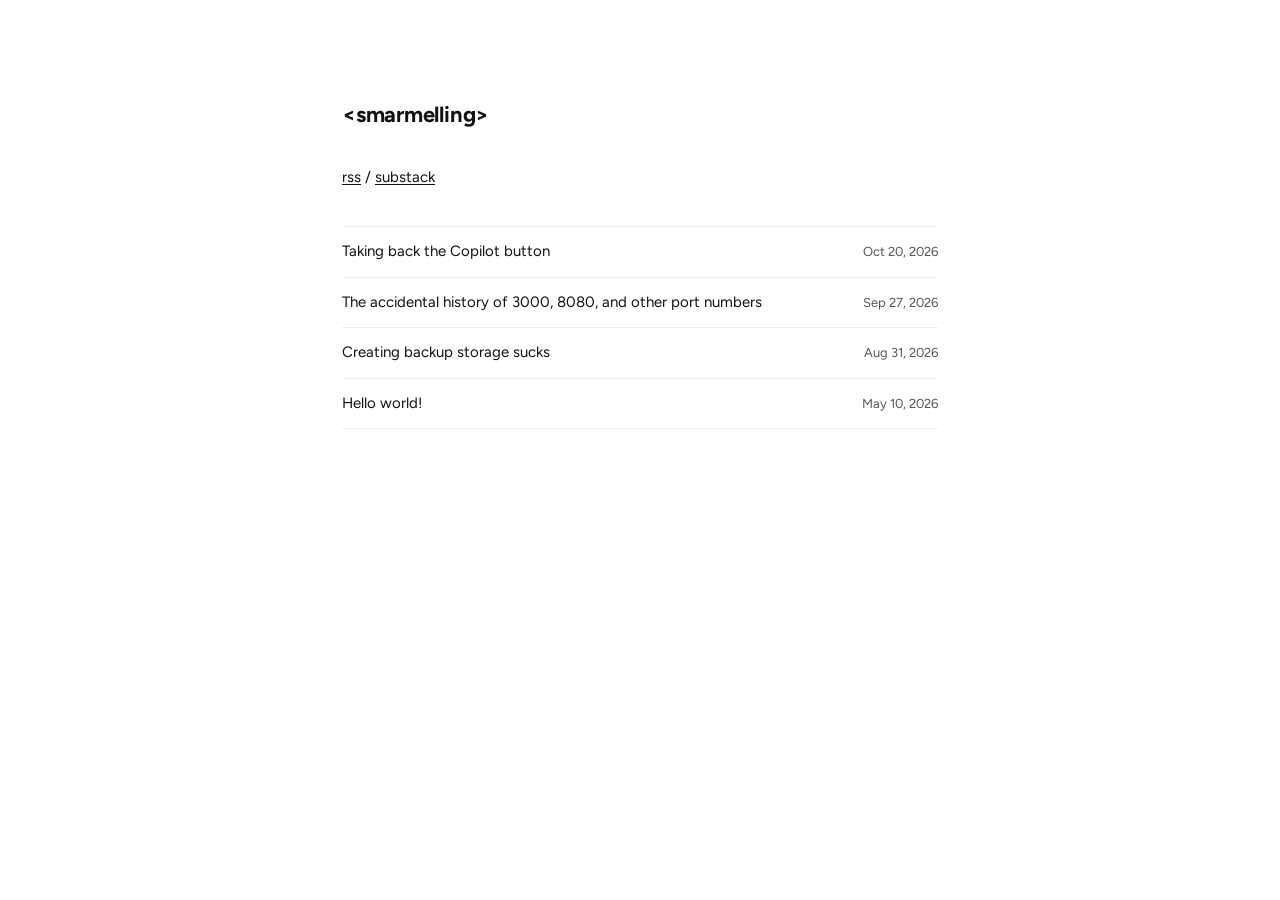
<file: index.html>
<!DOCTYPE html>
<html lang="en">
<head>
  <meta charset="UTF-8">
  <meta name="viewport" content="width=device-width, initial-scale=1.0">
  <meta name="google-site-verification" content="YCCiJGopQDBoPXqp-kO0a27TJV-fqv1sNejkItfx9qs">
  <!-- Google tag (gtag.js) -->
  <script async src="https://www.googletagmanager.com/gtag/js?id=G-2QSDN6PJ1C"></script>
  <script>
    window.dataLayer = window.dataLayer || [];
    function gtag(){dataLayer.push(arguments);}
    gtag('js', new Date());

    gtag('config', 'G-2QSDN6PJ1C');
  </script>
  <title>&lt;smarmelling&gt;</title>
  <meta name="description" content="Personal blog">
  <link rel="canonical" href="https://smarmelling.com/">
  <link rel="preconnect" href="https://fonts.googleapis.com">
  <link rel="preconnect" href="https://fonts.gstatic.com" crossorigin>
  <link href="https://fonts.googleapis.com/css2?family=Figtree:wght@400;500;600;700&display=swap" rel="stylesheet">
  <link rel="stylesheet" href="style.css">
  <link rel="alternate" type="application/rss+xml" title="smarmelling" href="https://smarmelling.com/feed.xml">
</head>
<body>
  <div class="container">
    <div class="site-name"><a href="index.html">&lt;smarmelling&gt;</a></div>
    <!-- <p class="intro">I wanted to give you a chance, but you failed to seize it. Because you have tried to shoot something political, unaware that the walls have fallen. Now it’s come again the time to open everything. Biascica, open everything! <a href="https://www.youtube.com/watch?v=t-hoaBtejII">(Boris season 3, ep. 13)</a></p> -->
    <!-- <p class="more-link"><a href="archive/more.html">more</a></p> -->
    <p class="more-link"><a href="feed.xml">rss</a> / <a href="https://substack.com/@openeverything">substack</a>
    <ul class="post-list">
      <li class="post-item">
        <a href="posts/taking-back-the-copilot-button.html" class="post-link">
          <span class="post-title">Taking back the Copilot button</span>
          <span class="post-date">Oct 20, 2026</span>
        </a>
      </li>
      <li class="post-item">
        <a href="posts/the-accidental-history-of-3000-8080-and-other-port-numbers.html" class="post-link">
          <span class="post-title">The accidental history of 3000, 8080, and other port numbers</span>
          <span class="post-date">Sep 27, 2026</span>
        </a>
      </li>
      <li class="post-item">
        <a href="posts/creating-backup-storage-sucks.html" class="post-link">
          <span class="post-title">Creating backup storage sucks</span>
          <span class="post-date">Aug 31, 2026</span>
        </a>
      </li>
      <li class="post-item">
        <a href="posts/hello-world.html" class="post-link">
          <span class="post-title">Hello world!</span>
          <span class="post-date">May 10, 2026</span>
        </a>
      </li>
    </ul>
  </div>
</body>
</html>
</file>
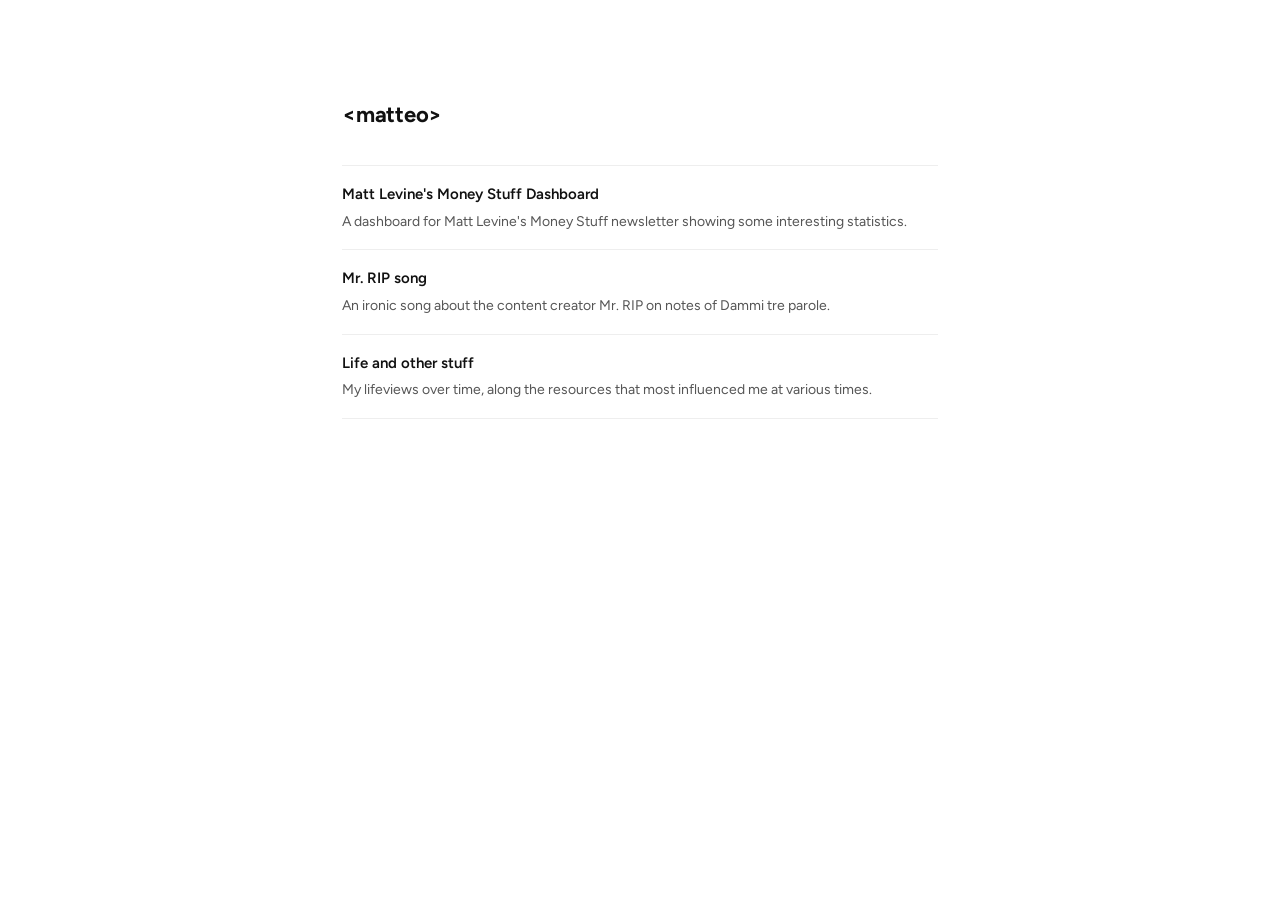
<file: more.html>
<!DOCTYPE html>
<html lang="en">
<head>
  <meta charset="UTF-8">
  <meta name="viewport" content="width=device-width, initial-scale=1.0">
  <title>&lt;matteo&gt; — more</title>
  <link rel="preconnect" href="https://fonts.googleapis.com">
  <link rel="preconnect" href="https://fonts.gstatic.com" crossorigin>
  <link href="https://fonts.googleapis.com/css2?family=Figtree:wght@400;500;600;700&display=swap" rel="stylesheet">
  <link rel="stylesheet" href="css/style.css">
</head>
<body>
  <div class="container">
    <div class="site-name"><a href="index.html">&lt;matteo&gt;</a></div>
    <ul class="project-list">
      <li class="project-item">
        <div class="project-name">
          <a href="more/matt-levine-dashboard.html">Matt Levine's Money Stuff Dashboard</a>
        </div>
        <div class="project-desc">
          A dashboard for Matt Levine's Money Stuff newsletter showing some interesting statistics.  
        </div>
      </li>
      <li class="project-item">
        <div class="project-name">
          <a href="more/rip-song.html">Mr. RIP song</a>
        </div>
        <div class="project-desc">
          An ironic song about the content creator Mr. RIP on notes of Dammi tre parole.  
        </div>
      </li>
      <li class="project-item">
        <div class="project-name">
          <a href="more/life-and-other-stuff.html">Life and other stuff</a>
        </div>
        <div class="project-desc">
          My lifeviews over time, along the resources that most influenced me at various times.
        </div>
      </li>
    </ul>
  </div>
</body>
</html>
</file>
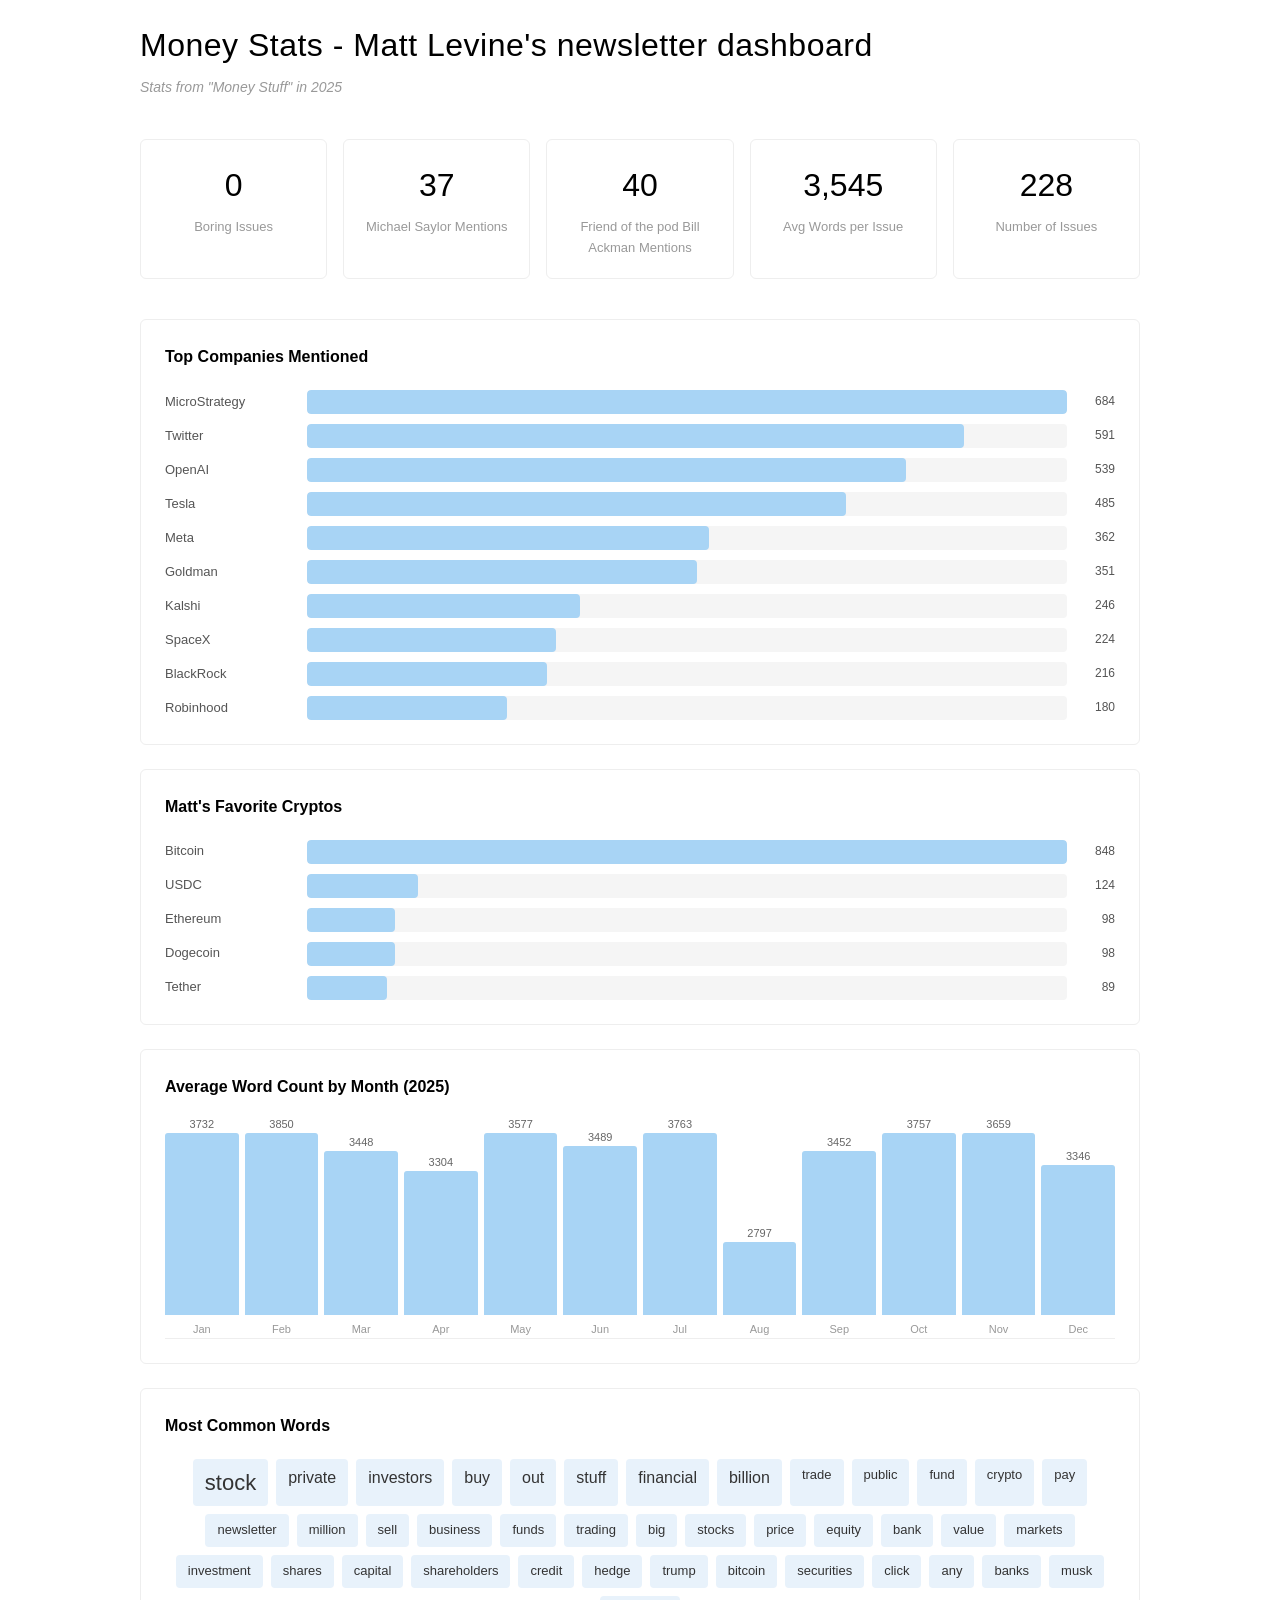
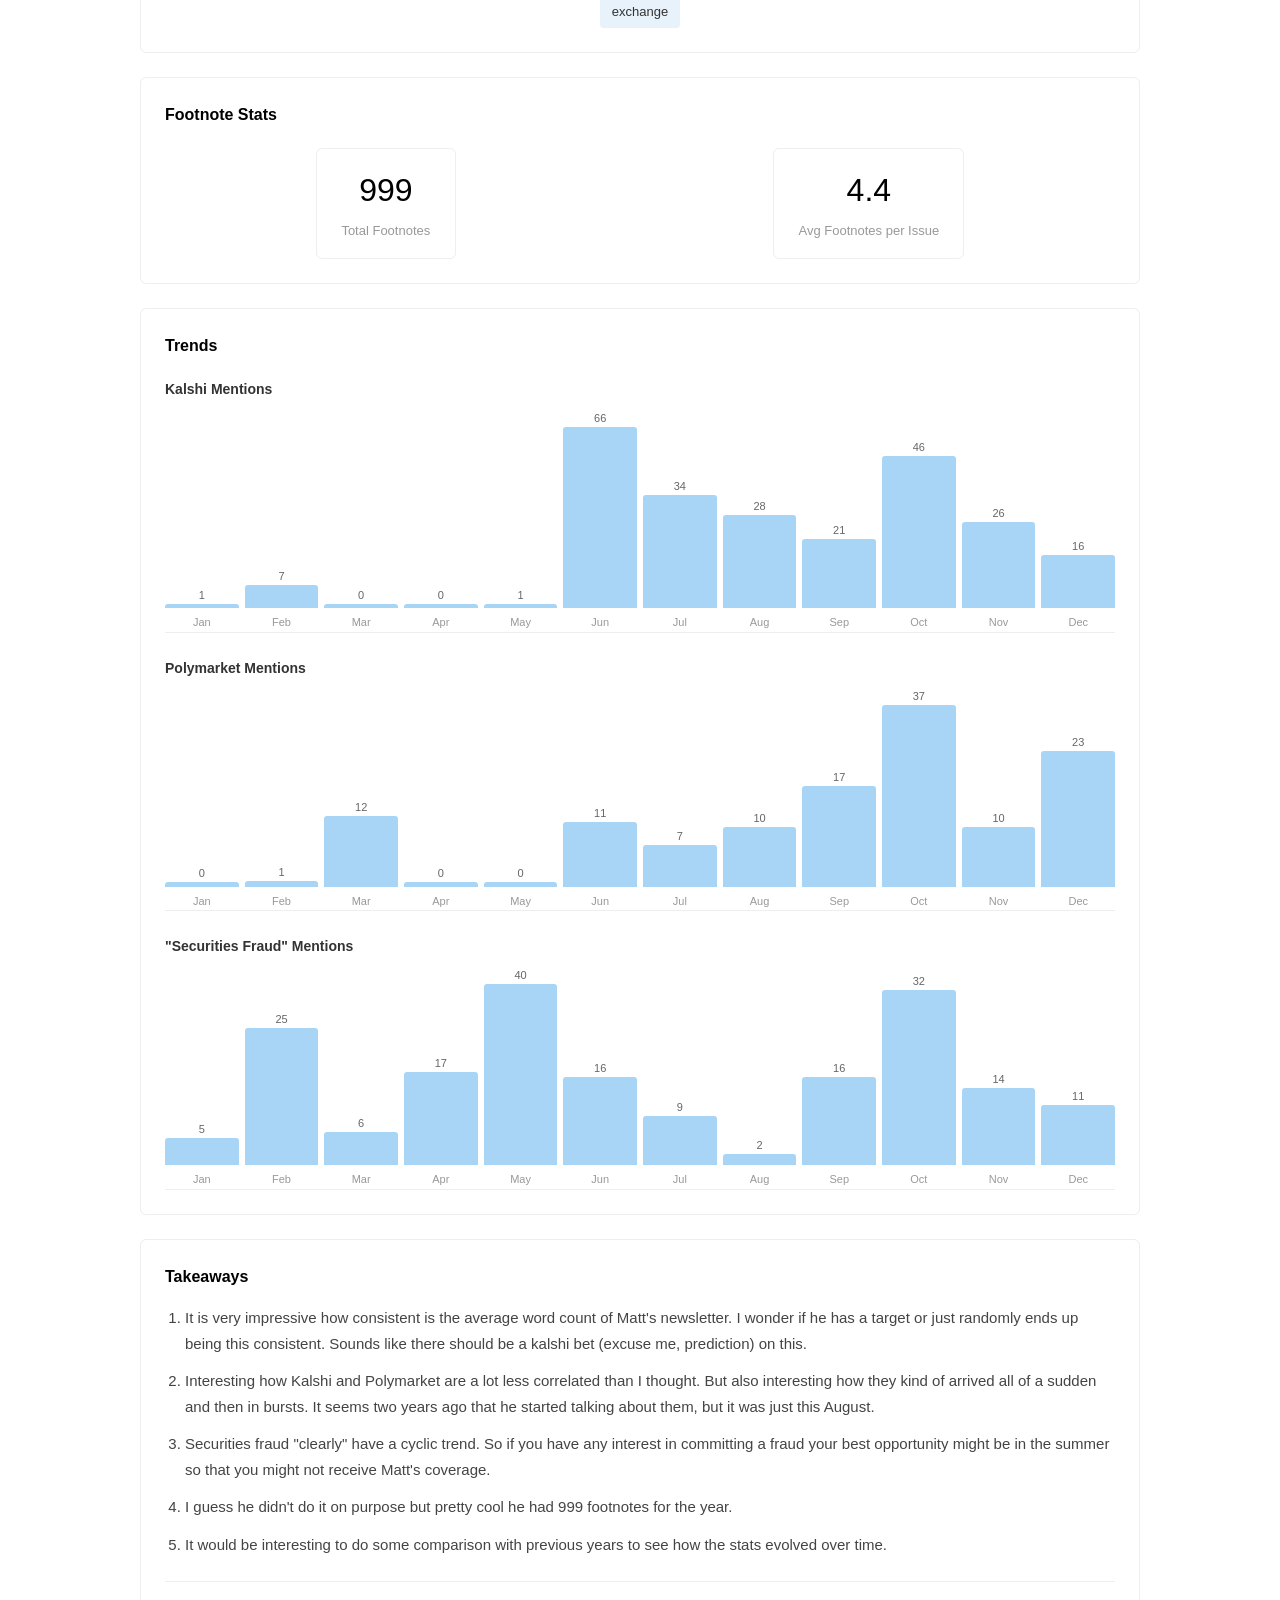
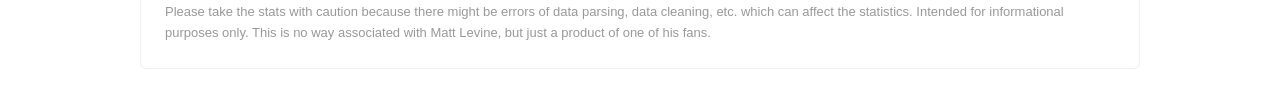
<file: misc/matt-levine-dashboard.html>
<!DOCTYPE html>
<html lang="en">
<head>
    <meta charset="UTF-8">
    <meta name="viewport" content="width=device-width, initial-scale=1.0">
    <title>Money Stats - Matt Levine newsletter dashboard</title>
    <style>
        * {
            margin: 0;
            padding: 0;
            box-sizing: border-box;
        }

        body {
            font-family: -apple-system, BlinkMacSystemFont, "Segoe UI", Roboto, "Helvetica Neue", Arial, sans-serif;
            background: #ffffff;
            color: #333;
            padding: 20px;
            line-height: 1.6;
        }

        .container {
            max-width: 1000px;
            margin: 0 auto;
        }

        h1 {
            font-size: 32px;
            font-weight: 300;
            margin-bottom: 5px;
            color: #000;
            letter-spacing: 0.5px;
        }

        .subtitle {
            color: #999;
            margin-bottom: 40px;
            font-size: 14px;
            font-style: italic;
        }

        .stats-grid {
            display: grid;
            grid-template-columns: repeat(auto-fit, minmax(160px, 1fr));
            gap: 16px;
            margin-bottom: 40px;
        }

        .stat-card {
            border: 1px solid #eee;
            border-radius: 6px;
            padding: 20px;
            text-align: center;
        }

        .stat-value {
            font-size: 2rem;
            font-weight: 500;
            color: #000;
        }

        .stat-label {
            color: #999;
            margin-top: 6px;
            font-size: 13px;
        }

        .section {
            border: 1px solid #eee;
            border-radius: 6px;
            padding: 24px;
            margin-bottom: 24px;
        }

        .section h2 {
            margin-bottom: 20px;
            font-size: 16px;
            font-weight: 600;
            color: #000;
        }

        .bar-chart {
            display: flex;
            flex-direction: column;
            gap: 10px;
        }

        .bar-item {
            display: flex;
            align-items: center;
            gap: 12px;
        }

        .bar-label {
            min-width: 130px;
            font-size: 13px;
            color: #555;
        }

        .bar-container {
            flex: 1;
            height: 24px;
            background: #f5f5f5;
            border-radius: 4px;
            overflow: hidden;
        }

        .bar {
            height: 100%;
            border-radius: 4px;
            background: #a8d4f5;
        }

        .bar-count {
            font-size: 12px;
            color: #555;
            min-width: 36px;
            text-align: right;
        }

        .chart-scroll {
            overflow-x: auto;
            -webkit-overflow-scrolling: touch;
        }

        .vertical-bar-chart {
            display: flex;
            align-items: flex-end;
            justify-content: space-between;
            height: 220px;
            border-bottom: 1px solid #eee;
            gap: 6px;
        }

        .vertical-bar-item {
            display: flex;
            flex-direction: column;
            align-items: center;
            flex: 1;
            height: 100%;
            justify-content: flex-end;
        }

        .vertical-bar-value {
            font-size: 11px;
            color: #666;
            margin-bottom: 3px;
            text-align: center;
            line-height: 1;
        }

        .vertical-bar {
            width: 100%;
            border-radius: 3px 3px 0 0;
            background: #a8d4f5;
        }

        .vertical-bar-label {
            margin-top: 6px;
            font-size: 11px;
            color: #999;
            text-align: center;
        }

        .word-cloud {
            display: flex;
            flex-wrap: wrap;
            gap: 8px;
            justify-content: center;
        }

        .word {
            background: #e8f2fb;
            padding: 6px 12px;
            border-radius: 4px;
            color: #333;
        }

        .word:hover {
            background: #a8d4f5;
        }

        .word.size-1 { font-size: 11px; }
        .word.size-2 { font-size: 13px; }
        .word.size-3 { font-size: 16px; }
        .word.size-4 { font-size: 19px; }
        .word.size-5 { font-size: 22px; }

        .footnote-stats {
            display: flex;
            justify-content: space-around;
            flex-wrap: wrap;
            gap: 16px;
        }

        .footnote-stat {
            text-align: center;
            padding: 16px 24px;
            border: 1px solid #eee;
            border-radius: 6px;
            min-width: 140px;
        }

        .footnote-stat .value {
            font-size: 2rem;
            font-weight: 500;
            color: #000;
        }

        .footnote-stat .label {
            color: #999;
            margin-top: 5px;
            font-size: 13px;
        }

        .trend-chart {
            margin-bottom: 24px;
        }

        .trend-chart:last-child {
            margin-bottom: 0;
        }

        .trend-chart h3 {
            font-size: 14px;
            font-weight: 600;
            color: #333;
            margin-bottom: 12px;
        }

        .takeaways {
            border: 1px solid #eee;
            border-radius: 6px;
            padding: 24px;
        }

        .takeaways h2 {
            color: #000;
            font-size: 16px;
            font-weight: 600;
            margin-bottom: 16px;
        }

        .takeaways ol {
            padding-left: 20px;
        }

        .takeaways li {
            margin-bottom: 12px;
            line-height: 1.7;
            font-size: 15px;
            color: #444;
        }

        .disclosure {
            margin-top: 24px;
            padding-top: 20px;
            border-top: 1px solid #eee;
            font-size: 13px;
            color: #999;
            line-height: 1.6;
        }

        @media (max-width: 600px) {
            body { padding: 15px; }

            h1 { font-size: 24px; }

            .stats-grid {
                grid-template-columns: repeat(2, 1fr);
                gap: 10px;
                margin-bottom: 24px;
            }

            .stat-card { padding: 14px 10px; }
            .stat-value { font-size: 1.6rem; }
            .stat-label { font-size: 12px; }

            .section {
                padding: 16px;
                margin-bottom: 16px;
            }

            .takeaways { padding: 16px; }

            .bar-label {
                min-width: 80px;
                font-size: 12px;
            }

            .bar-count { font-size: 11px; }

            /* Vertical bar charts scroll horizontally rather than cramming 12 bars */
            .vertical-bar-chart {
                min-width: 480px;
            }

            .footnote-stats { flex-direction: column; }
            .footnote-stat { width: 100%; }

            .takeaways li { font-size: 14px; }
            .disclosure { font-size: 12px; }
        }
    </style>
</head>
<body>
    <div class="container">
        <h1>Money Stats - Matt Levine's newsletter dashboard</h1>
        <p class="subtitle">Stats from "Money Stuff" in 2025</p>

        <div class="stats-grid">
            <div class="stat-card">
                <div class="stat-value" id="boring-issues">0</div>
                <div class="stat-label">Boring Issues</div>
            </div>
            <div class="stat-card">
                <div class="stat-value" id="saylor-mentions">0</div>
                <div class="stat-label">Michael Saylor Mentions</div>
            </div>
            <div class="stat-card">
                <div class="stat-value" id="ackman-mentions">0</div>
                <div class="stat-label">Friend of the pod Bill Ackman Mentions</div>
            </div>
            <div class="stat-card">
                <div class="stat-value" id="avg-words">0</div>
                <div class="stat-label">Avg Words per Issue</div>
            </div>
            <div class="stat-card">
                <div class="stat-value" id="total-issues">0</div>
                <div class="stat-label">Number of Issues</div>
            </div>
        </div>

        <div class="section">
            <h2>Top Companies Mentioned</h2>
            <div class="bar-chart" id="top-companies"></div>
        </div>

        <div class="section">
            <h2>Matt's Favorite Cryptos</h2>
            <div class="bar-chart" id="top-crypto"></div>
        </div>

        <div class="section">
            <h2>Average Word Count by Month (2025)</h2>
            <div class="chart-scroll">
                <div class="vertical-bar-chart" id="monthly-words"></div>
            </div>
        </div>

        <div class="section">
            <h2>Most Common Words</h2>
            <div class="word-cloud" id="word-cloud"></div>
        </div>

        <div class="section">
            <h2>Footnote Stats</h2>
            <div class="footnote-stats">
                <div class="footnote-stat">
                    <div class="value" id="total-footones">0</div>
                    <div class="label">Total Footnotes</div>
                </div>
                <div class="footnote-stat">
                    <div class="value" id="avg-footones">0</div>
                    <div class="label">Avg Footnotes per Issue</div>
                </div>
            </div>
        </div>

        <div class="section">
            <h2>Trends</h2>
            <div class="trend-chart">
                <h3>Kalshi Mentions</h3>
                <div class="chart-scroll">
                    <div class="vertical-bar-chart" id="kalshi-chart"></div>
                </div>
            </div>
            <div class="trend-chart">
                <h3>Polymarket Mentions</h3>
                <div class="chart-scroll">
                    <div class="vertical-bar-chart" id="polymarket-chart"></div>
                </div>
            </div>
            <div class="trend-chart">
                <h3>"Securities Fraud" Mentions</h3>
                <div class="chart-scroll">
                    <div class="vertical-bar-chart" id="fraud-chart"></div>
                </div>
            </div>
        </div>

        <div class="takeaways">
            <h2>Takeaways</h2>
            <ol>
                <li>It is very impressive how consistent is the average word count of Matt's newsletter. I wonder if he has a target or just randomly ends up being this consistent. Sounds like there should be a kalshi bet (excuse me, prediction) on this.</li>
                <li>Interesting how Kalshi and Polymarket are a lot less correlated than I thought. But also interesting how they kind of arrived all of a sudden and then in bursts. It seems two years ago that he started talking about them, but it was just this August.</li>
                <li>Securities fraud "clearly" have a cyclic trend. So if you have any interest in committing a fraud your best opportunity might be in the summer so that you might not receive Matt's coverage.</li>
                <li>I guess he didn't do it on purpose but pretty cool he had 999 footnotes for the year.</li>
                <li>It would be interesting to do some comparison with previous years to see how the stats evolved over time.</li>
            </ol>
            <div class="disclosure">
                Please take the stats with caution because there might be errors of data parsing, data cleaning, etc. which can affect the statistics. Intended for informational purposes only. This is no way associated with Matt Levine, but just a product of one of his fans.
            </div>
        </div>
    </div>

    <script>
        fetch('newsletter_data.json')
            .then(response => response.json())
            .then(data => {

        function animateValue(element, start, end, duration) {
            let startTimestamp = null;
            const step = (timestamp) => {
                if (!startTimestamp) startTimestamp = timestamp;
                const progress = Math.min((timestamp - startTimestamp) / duration, 1);
                element.textContent = Math.floor(progress * (end - start) + start).toLocaleString();
                if (progress < 1) window.requestAnimationFrame(step);
            };
            window.requestAnimationFrame(step);
        }

        animateValue(document.getElementById('boring-issues'), 0, data.boring_issues, 1000);
        animateValue(document.getElementById('saylor-mentions'), 0, data.saylor_mentions, 1000);
        animateValue(document.getElementById('ackman-mentions'), 0, data.ackman_mentions, 1000);
        animateValue(document.getElementById('avg-words'), 0, data.avg_words, 1000);
        animateValue(document.getElementById('total-issues'), 0, data.total_issues, 1000);
        animateValue(document.getElementById('total-footones'), 0, data.total_footones, 1000);
        document.getElementById('avg-footones').textContent = data.avg_footones.toFixed(1);

        // Top companies
        const companiesContainer = document.getElementById('top-companies');
        const maxCompany = Math.max(...Object.values(data.top_companies));
        Object.entries(data.top_companies).slice(0, 10).forEach(([company, count]) => {
            const pct = (count / maxCompany) * 100;
            const item = document.createElement('div');
            item.className = 'bar-item';
            item.innerHTML = `
                <div class="bar-label">${company}</div>
                <div class="bar-container">
                    <div class="bar" style="width: ${pct}%"></div>
                </div>
                <div class="bar-count">${count.toLocaleString()}</div>`;
            companiesContainer.appendChild(item);
        });

        // Crypto chart
        if (data.top_crypto) {
            const cryptoContainer = document.getElementById('top-crypto');
            const maxCrypto = Math.max(...Object.values(data.top_crypto));
            Object.entries(data.top_crypto).slice(0, 5).forEach(([crypto, count]) => {
                const pct = (count / maxCrypto) * 100;
                const item = document.createElement('div');
                item.className = 'bar-item';
                item.innerHTML = `
                    <div class="bar-label">${crypto}</div>
                    <div class="bar-container">
                        <div class="bar" style="width: ${pct}%"></div>
                    </div>
                    <div class="bar-count">${count.toLocaleString()}</div>`;
                cryptoContainer.appendChild(item);
            });
        }

        // Monthly word counts — baseline from meaningful min so differences are visible
        const monthlyContainer = document.getElementById('monthly-words');
        const monthNames = ['Jan', 'Feb', 'Mar', 'Apr', 'May', 'Jun', 'Jul', 'Aug', 'Sep', 'Oct', 'Nov', 'Dec'];
        const sortedMonths = Object.keys(data.monthly_avg_words).sort();
        const monthlyValues = Object.values(data.monthly_avg_words);
        const maxWords = Math.max(...monthlyValues);
        const minWords = Math.min(...monthlyValues);
        const baseline = Math.max(0, minWords - (maxWords - minWords) * 0.5);

        sortedMonths.forEach(month => {
            const count = data.monthly_avg_words[month];
            const pct = ((count - baseline) / (maxWords - baseline)) * 100;
            const [, monthNum] = month.split('-');
            const monthName = monthNames[parseInt(monthNum) - 1];
            const item = document.createElement('div');
            item.className = 'vertical-bar-item';
            item.innerHTML = `
                <div class="vertical-bar-value">${Math.round(count)}</div>
                <div class="vertical-bar" style="height: ${pct}%"></div>
                <div class="vertical-bar-label">${monthName}</div>`;
            monthlyContainer.appendChild(item);
        });

        // Word cloud
        const wordContainer = document.getElementById('word-cloud');
        const wordCounts = Object.values(data.top_words);
        const maxWC = Math.max(...wordCounts);
        const minWC = Math.min(...wordCounts);
        Object.entries(data.top_words).slice(0, 40).forEach(([word, count]) => {
            const size = Math.ceil(((count - minWC) / (maxWC - minWC)) * 4) + 1;
            const span = document.createElement('span');
            span.className = `word size-${size}`;
            span.textContent = word;
            wordContainer.appendChild(span);
        });

        // Trend charts
        function renderTrendChart(containerId, dataObj) {
            const container = document.getElementById(containerId);
            const months = Object.keys(dataObj).sort();
            const maxVal = Math.max(...Object.values(dataObj), 1);
            months.forEach(month => {
                const count = dataObj[month];
                const pct = Math.max((count / maxVal) * 100, 2);
                const [, monthNum] = month.split('-');
                const monthName = monthNames[parseInt(monthNum) - 1];
                const item = document.createElement('div');
                item.className = 'vertical-bar-item';
                item.innerHTML = `
                    <div class="vertical-bar-value">${count}</div>
                    <div class="vertical-bar" style="height: ${pct}%"></div>
                    <div class="vertical-bar-label">${monthName}</div>`;
                container.appendChild(item);
            });
        }

        if (data.monthly_kalshi) renderTrendChart('kalshi-chart', data.monthly_kalshi);
        if (data.monthly_polymarket) renderTrendChart('polymarket-chart', data.monthly_polymarket);
        if (data.monthly_securities_fraud) renderTrendChart('fraud-chart', data.monthly_securities_fraud);

        });
    </script>
</body>
</html>
</file>
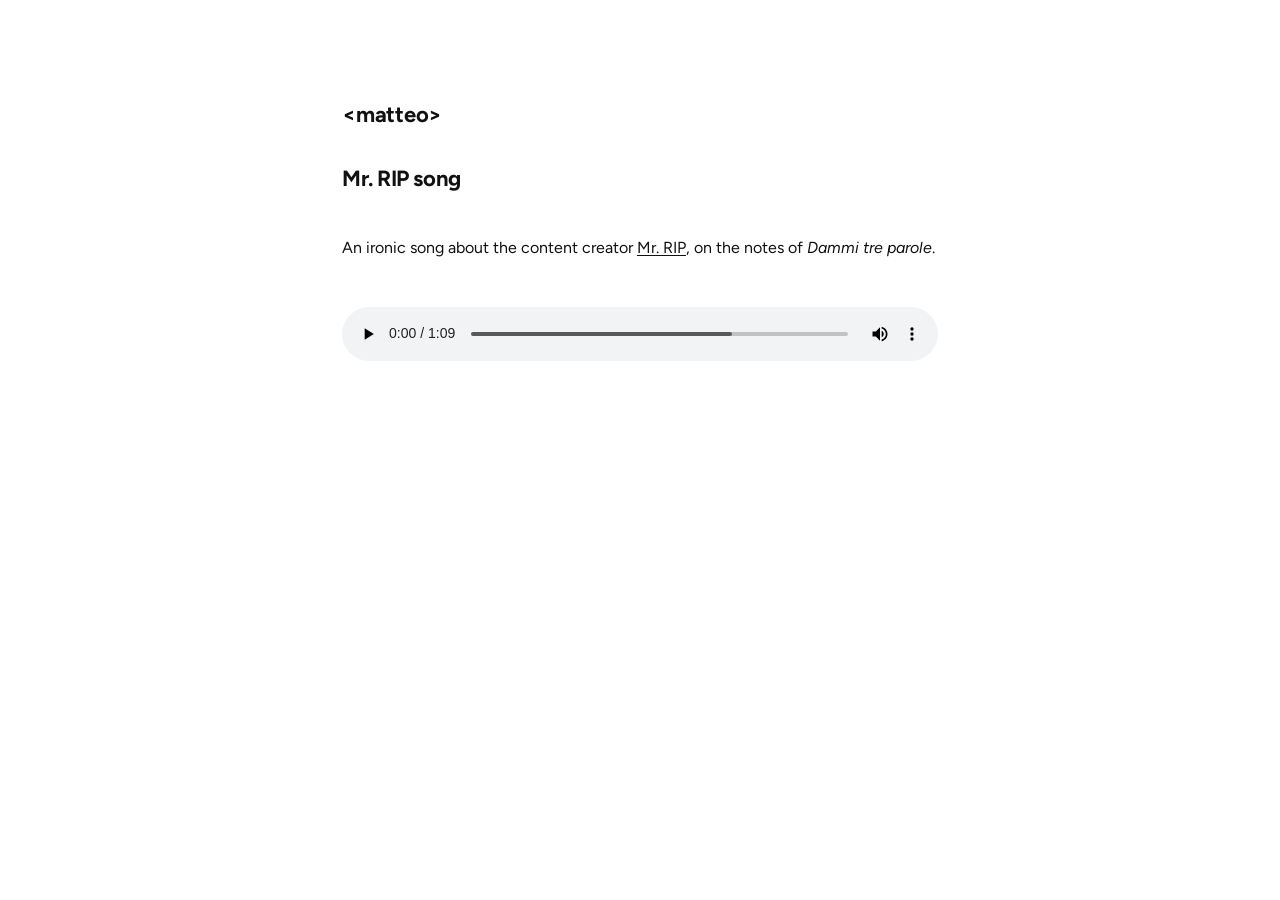
<file: misc/rip-song.html>
<!DOCTYPE html>
<html lang="en">
<head>
  <meta charset="UTF-8">
  <meta name="viewport" content="width=device-width, initial-scale=1.0">
  <title>&lt;matteo&gt; — Mr. RIP song</title>
  <link rel="preconnect" href="https://fonts.googleapis.com">
  <link rel="preconnect" href="https://fonts.gstatic.com" crossorigin>
  <link href="https://fonts.googleapis.com/css2?family=Figtree:wght@400;500;600;700&display=swap" rel="stylesheet">
  <link rel="stylesheet" href="../css/style.css">
</head>
<body>
  <div class="container">
    <div class="site-name"><a href="../index.html">&lt;matteo&gt;</a></div>
    <div class="post-header">
      <h1 class="post-heading">Mr. RIP song</h1>
    </div>
    <div class="prose">
      <p>An ironic song about the content creator <a href="https://retireinprogress.com/">Mr. RIP</a>, on the notes of <em>Dammi tre parole</em>.</p>
      <audio controls style="margin-top: 1.5rem; width: 100%;">
        <source src="rip_song.mp3" type="audio/mpeg">
        Your browser does not support the audio element.
      </audio>
    </div>
  </div>
</body>
</html>
</file>
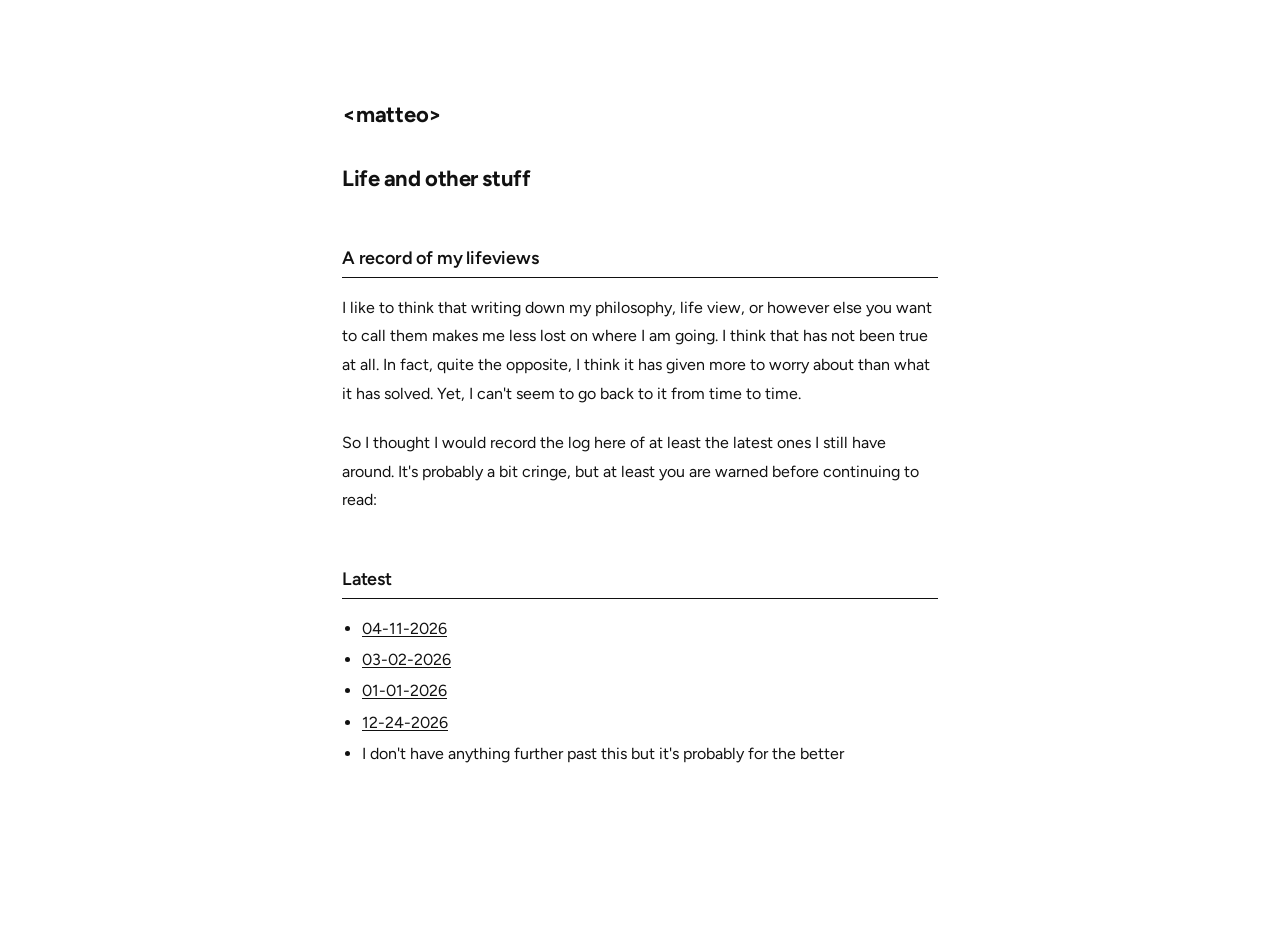
<file: more/life-and-other-stuff.html>
<!DOCTYPE html>
<html lang="en">
<head>
  <meta charset="UTF-8">
  <meta name="viewport" content="width=device-width, initial-scale=1.0">
  <title>&lt;matteo&gt; — life and other stuff</title>
  <link rel="preconnect" href="https://fonts.googleapis.com">
  <link rel="preconnect" href="https://fonts.gstatic.com" crossorigin>
  <link href="https://fonts.googleapis.com/css2?family=Figtree:wght@400;500;600;700&display=swap" rel="stylesheet">
  <link rel="stylesheet" href="../css/style.css">
</head>
<body>
  <div class="container">
    <div class="site-name"><a href="../index.html">&lt;matteo&gt;</a></div>
    <div class="post-header">
      <h1 class="post-heading">Life and other stuff</h1>
    </div>
    <div class="prose">

      <h2>A record of my lifeviews</h2>
      <p>
         I like to think that writing down my philosophy, life view, or however else you want to call them makes me less lost on where I am going. I think that has not been true at all. In fact, quite the opposite, I think it has given more to worry about than what it has solved. Yet, I can't seem to go back to it from time to time. 
      </p>
      <p>
         So I thought I would record the log here of at least the latest ones I still have around. It's probably a bit cringe, but at least you are warned before continuing to read:
      </p>

      <h2>Latest</h2>
      <ul>
        <li><a href="https://telegra.ph/Life-and-other-stuff-04-11">04-11-2026</a></li>
        <li><a href="https://telegra.ph/Life-and-other-stuff-03-02">03-02-2026</a></li>
        <li><a href="https://telegra.ph/Life-and-other-stuff-01-01">01-01-2026</a></li>
        <li><a href="https://telegra.ph/Life-and-other-stuff-12-24">12-24-2026</a></li>
        <li>I don't have anything further past this but it's probably for the better</li>
      </ul>

    </div>
  </div>
</body>
</html>
</file>
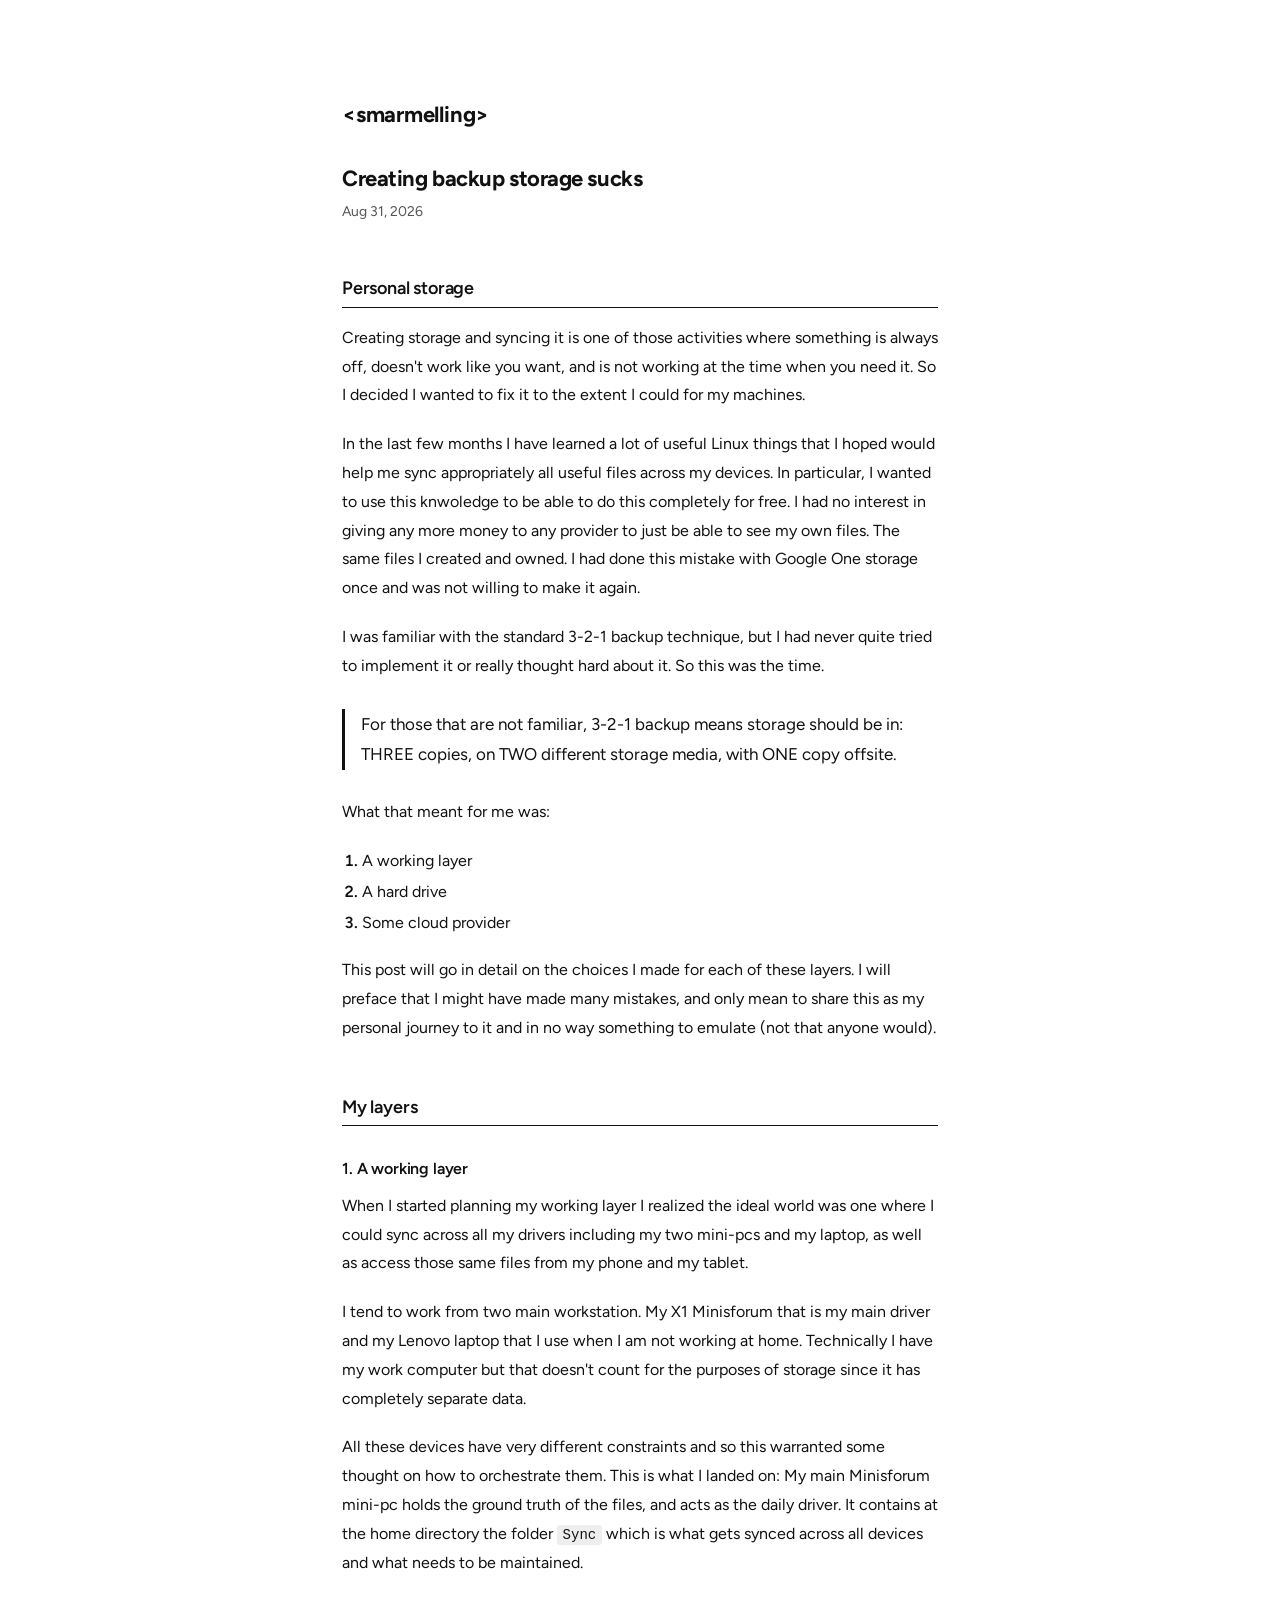
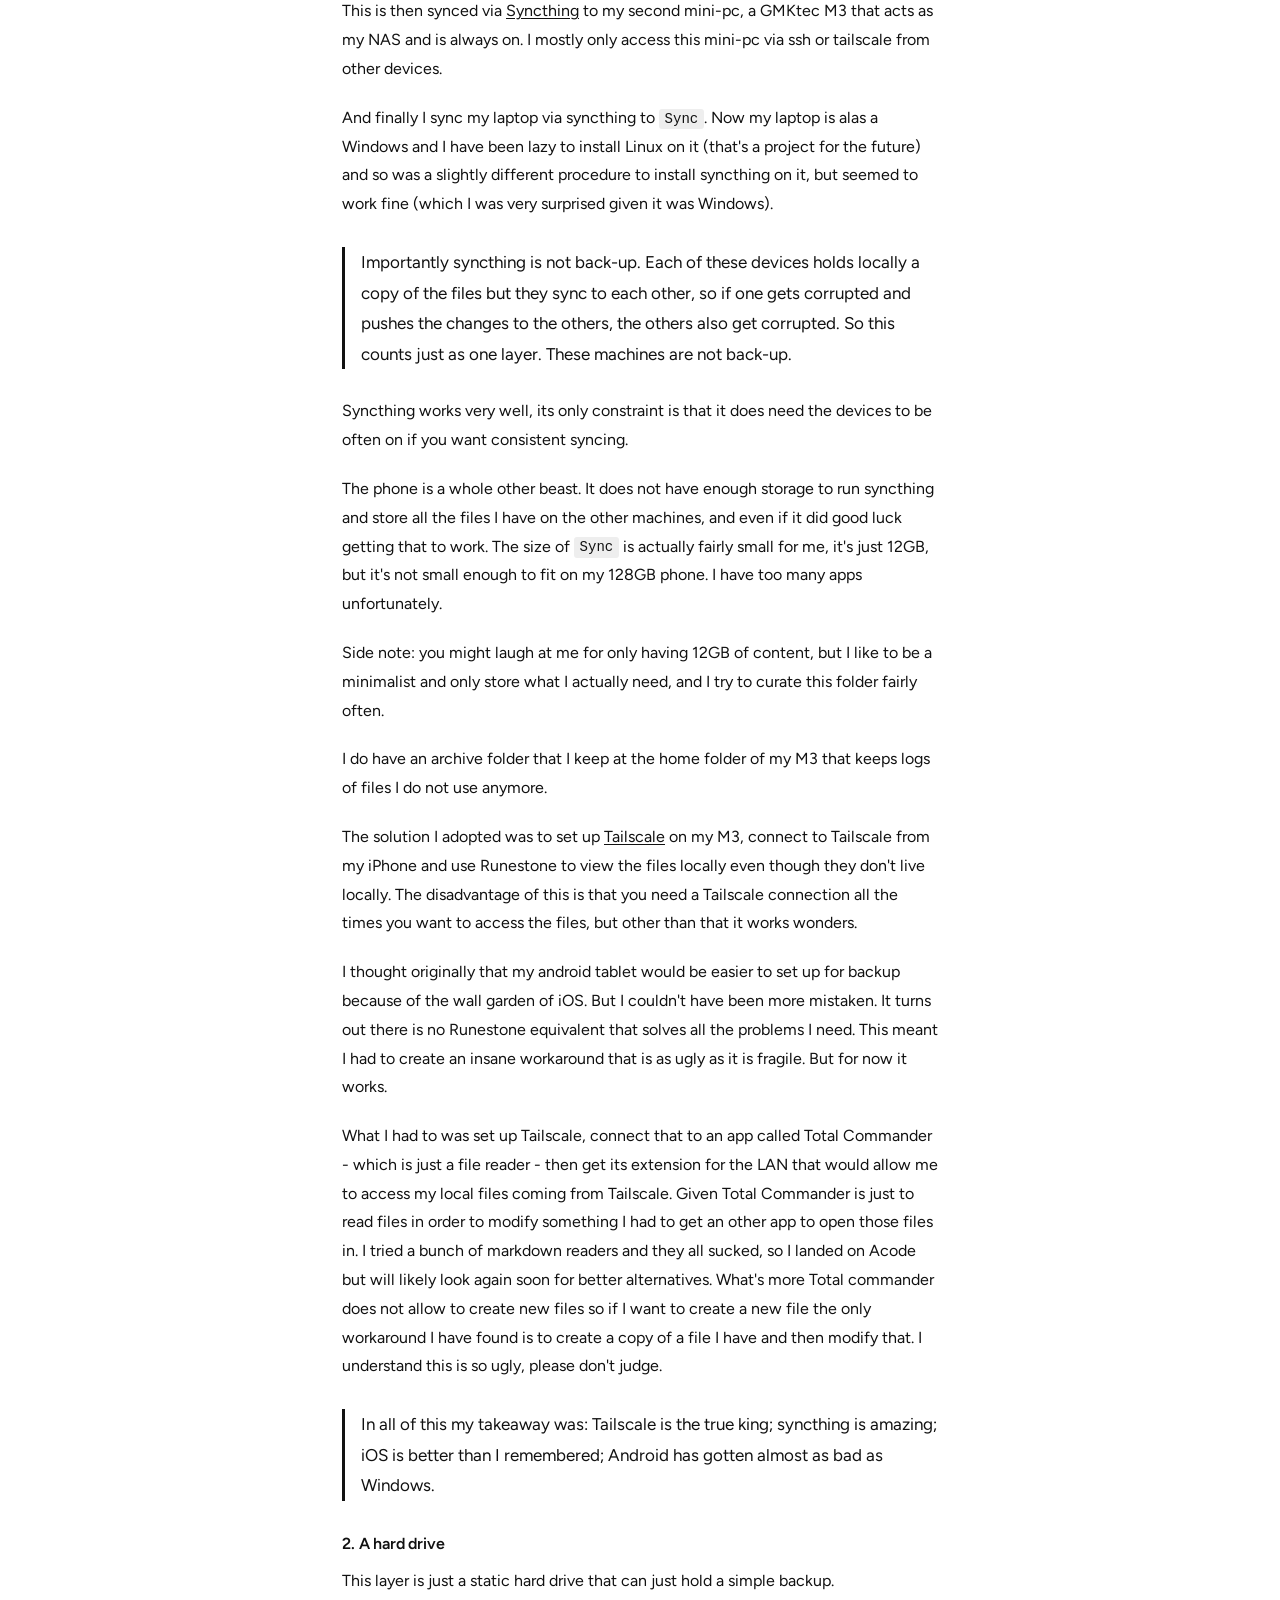
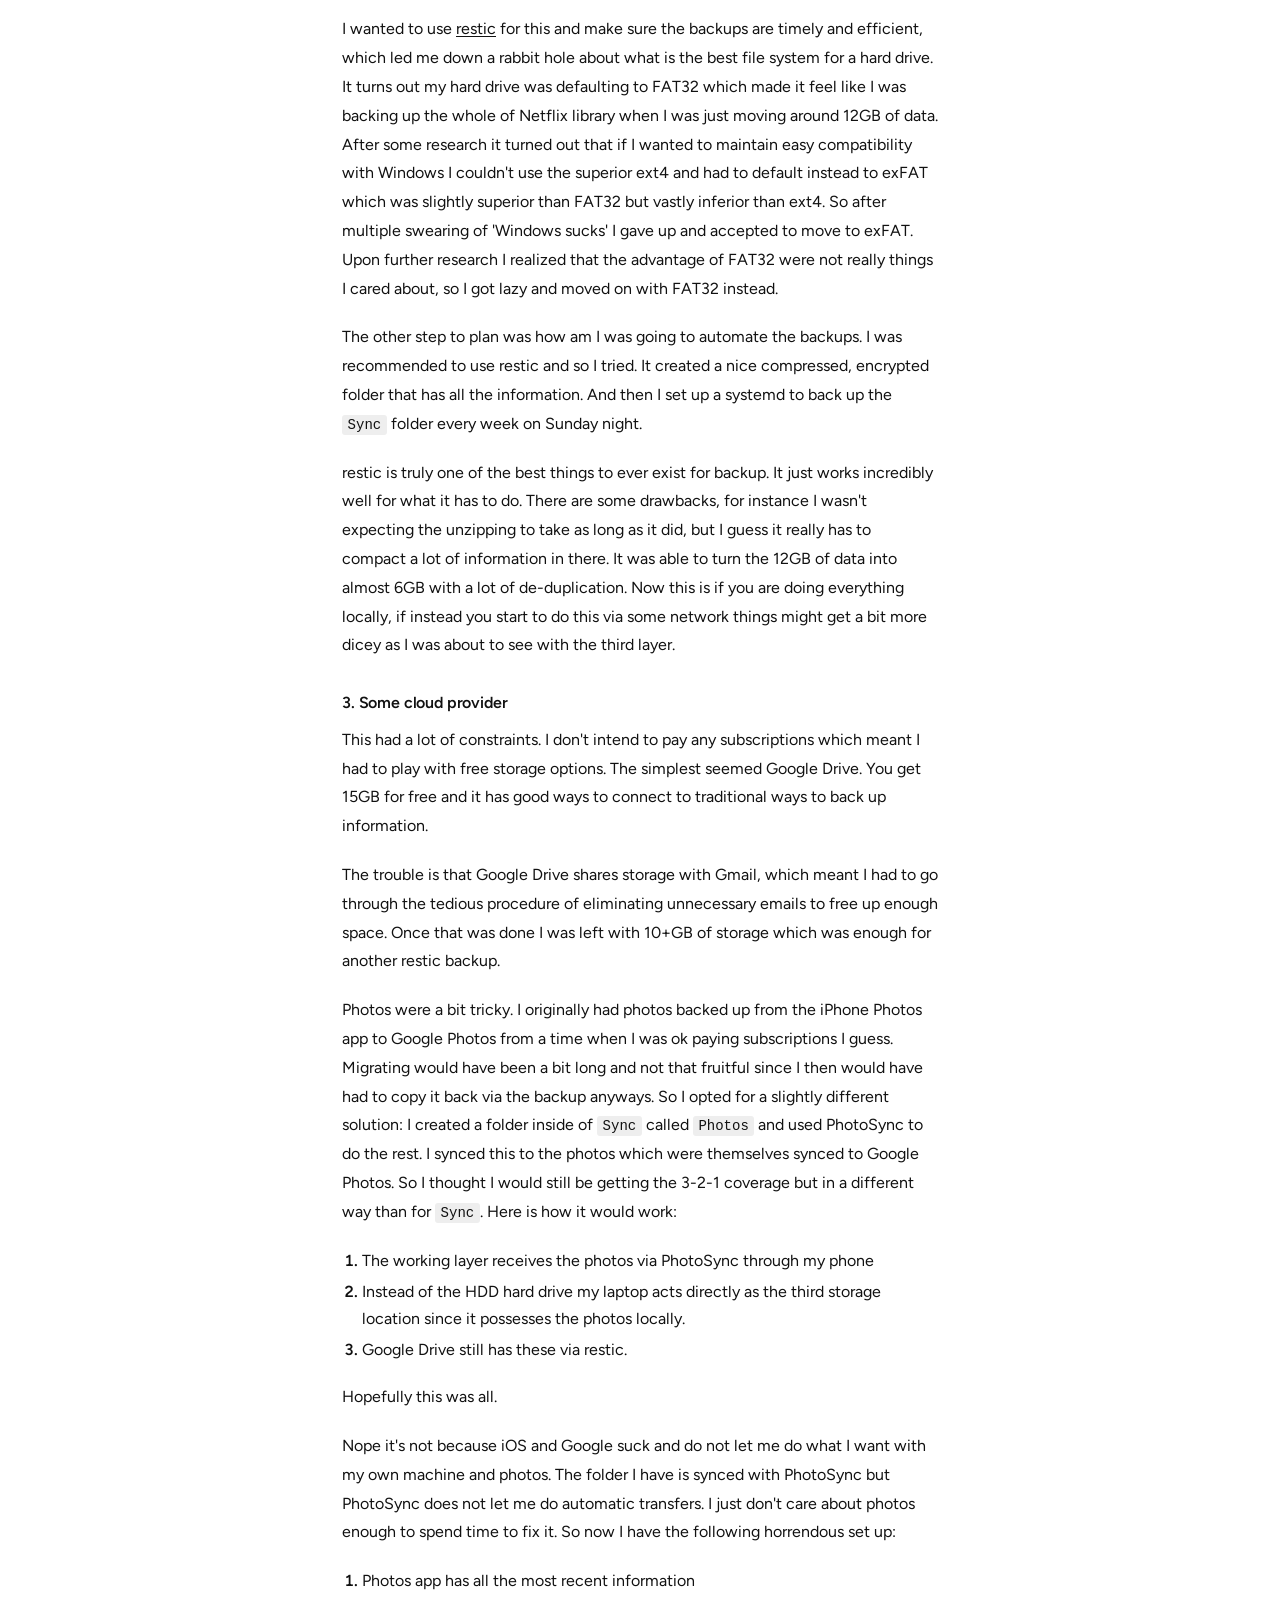
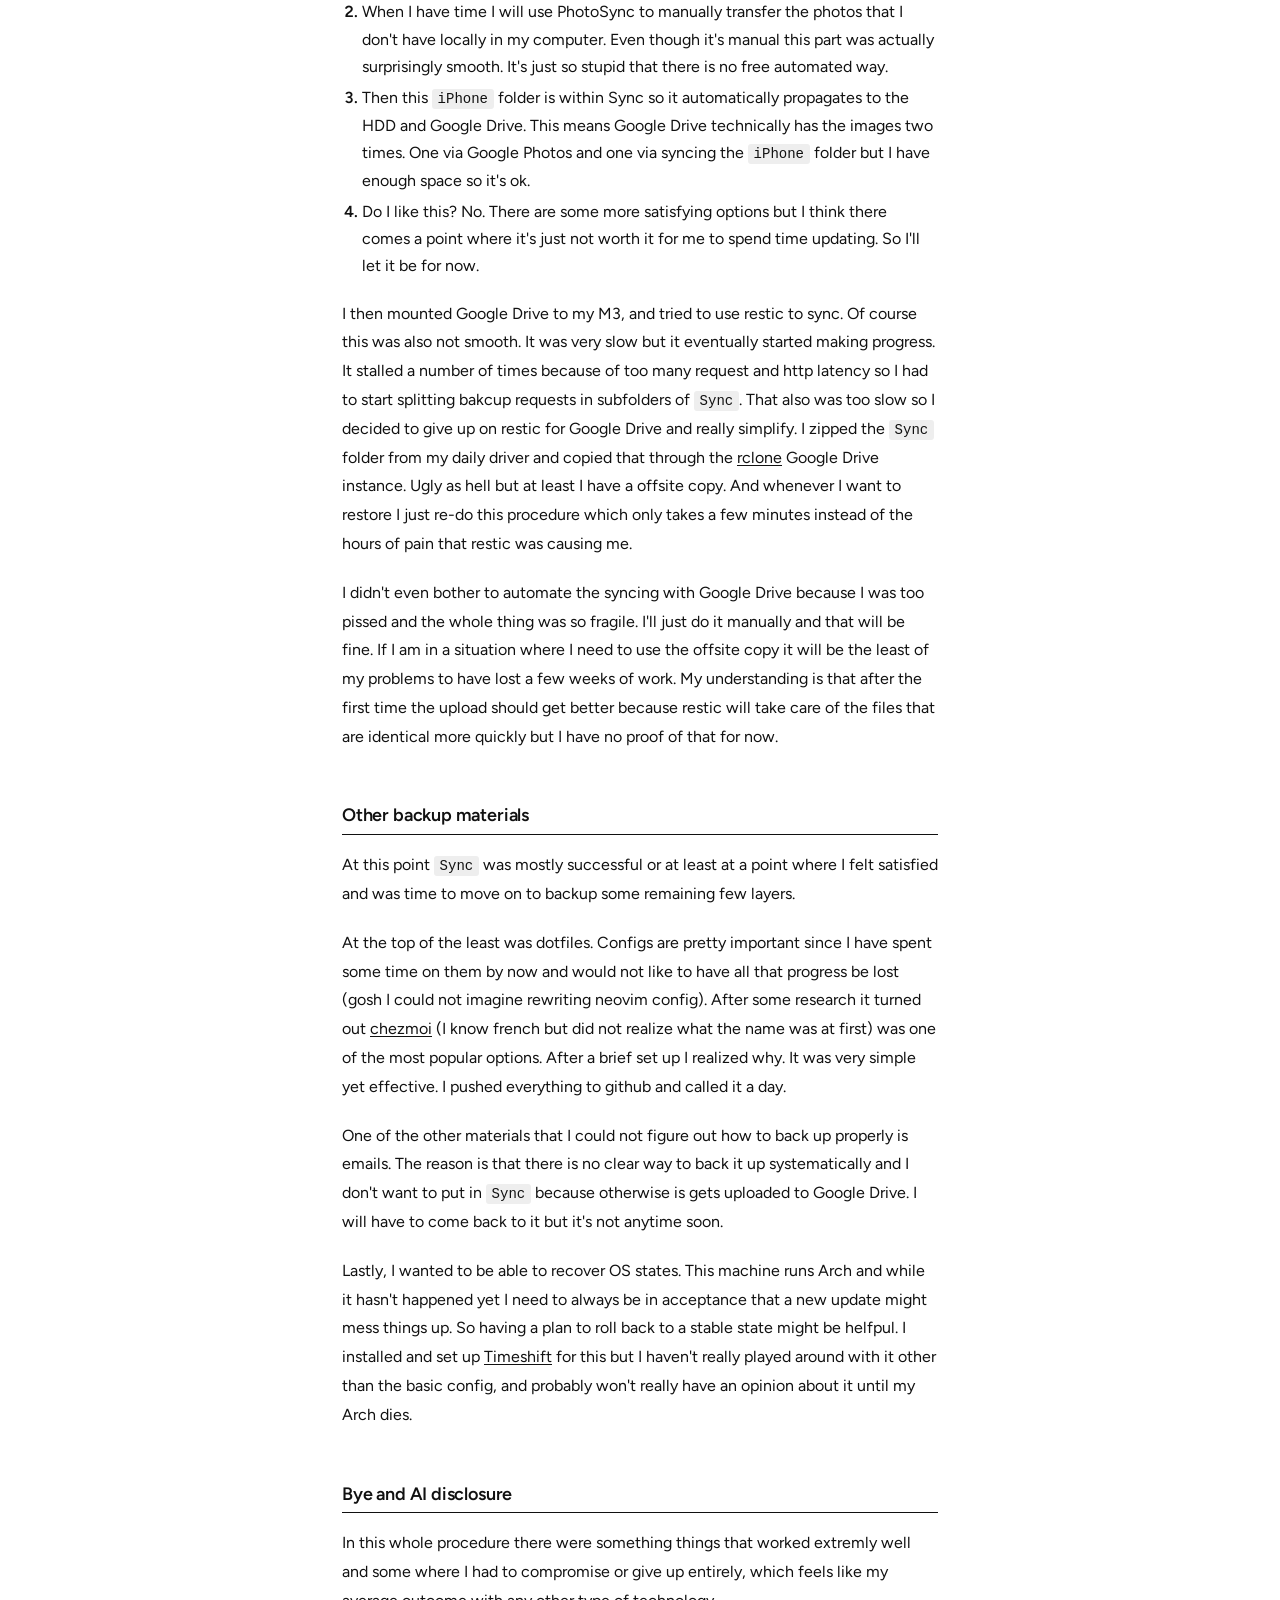
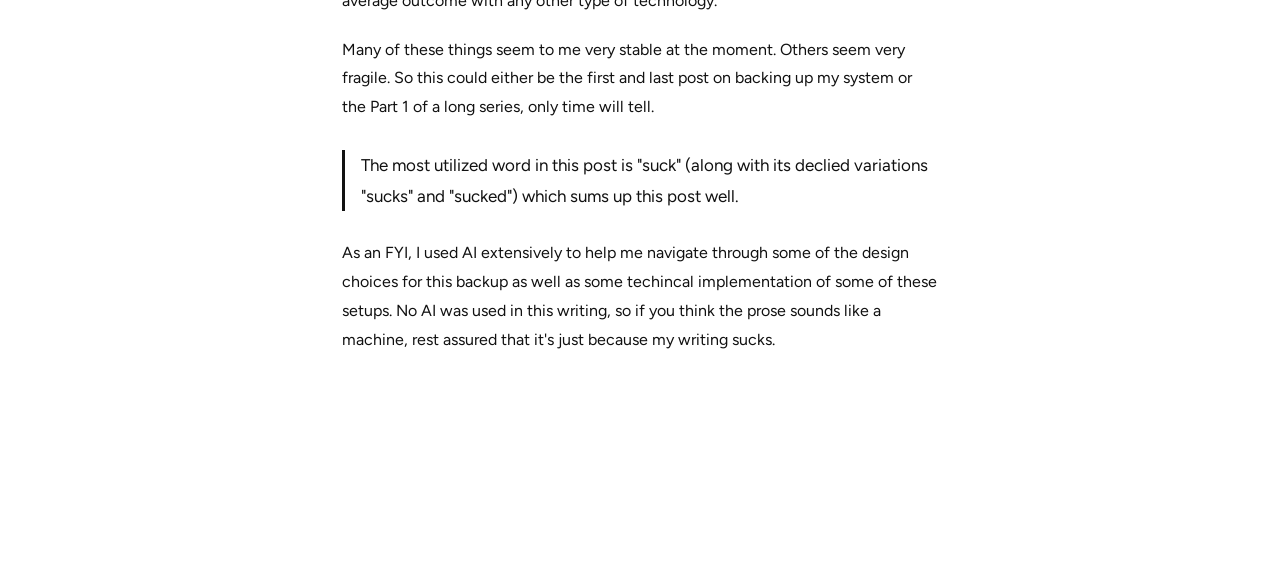
<file: posts/creating-backup-storage-sucks.html>
<!DOCTYPE html>
<html lang="en">
<head>
  <meta charset="UTF-8">
  <meta name="viewport" content="width=device-width, initial-scale=1.0">
  <meta name="google-site-verification" content="YCCiJGopQDBoPXqp-kO0a27TJV-fqv1sNejkItfx9qs">
  <!-- Google tag (gtag.js) -->
  <script async src="https://www.googletagmanager.com/gtag/js?id=G-2QSDN6PJ1C"></script>
  <script>
    window.dataLayer = window.dataLayer || [];
    function gtag(){dataLayer.push(arguments);}
    gtag('js', new Date());

    gtag('config', 'G-2QSDN6PJ1C');
  </script>
  <title>&lt;smarmelling&gt; — Creating backup storage sucks</title>
  <meta name="description" content="Took way more than I thought. But it was fun">
  <link rel="canonical" href="https://smarmelling.com/posts/creating-backup-storage-sucks.html">
  <link rel="preconnect" href="https://fonts.googleapis.com">
  <link rel="preconnect" href="https://fonts.gstatic.com" crossorigin>
  <link href="https://fonts.googleapis.com/css2?family=Figtree:wght@400;500;600;700&display=swap" rel="stylesheet">
  <link rel="stylesheet" href="../style.css">
</head>
<body>
  <div class="container">
    <div class="site-name">
      <a href="../index.html">&lt;smarmelling&gt;</a>
    </div>
    <div class="post-header">
      <h1 class="post-heading">Creating backup storage sucks</h1>
      <p class="post-meta">Aug 31, 2026</p>
    </div>
    <div class="prose">
      <h2>Personal storage</h2>
<p>Creating storage and syncing it is  one of those activities where something is always off, doesn't work like you want, and is not working at the time when you need it. So I decided I wanted to fix it to the extent I could for my machines.</p>
<p>In the last few months I have learned a lot of useful Linux things that I hoped would help me sync appropriately all useful files across my devices. In particular, I wanted to use this knwoledge to be able to do this completely for free. I had no interest in giving any more money to any provider to just be able to see my own files. The same files I created and owned. I had done this mistake with Google One storage once and was not willing to make it again.</p>
<p>I was familiar with the standard 3-2-1 backup technique, but I had never quite tried to implement it or really thought hard about it. So this was the time.</p>
<blockquote>
<p>For those that are not familiar, 3-2-1 backup means storage should be in: THREE copies, on TWO different storage media, with ONE copy offsite.</p>
</blockquote>
<p>What that meant for me was:</p>
<ol>
<li>A working layer</li>
<li>A hard drive</li>
<li>Some cloud provider</li>
</ol>
<p>This post will go in detail on the choices I made for each of these layers. I will preface that I might have made many mistakes, and only mean to share this as my personal journey to it and in no way something to emulate (not that anyone would).</p>
<h2>My layers</h2>
<h3>1. A working layer</h3>
<p>When I started planning my working layer I realized the ideal world was one where I could sync across all my drivers including my two mini-pcs and my laptop, as well as access those same files from my phone and my tablet.</p>
<p>I tend to work from two main workstation. My X1 Minisforum that is my main driver and my Lenovo laptop that I use when I am not working at home. Technically I have my work computer but that doesn't count for the purposes of storage since it has completely separate data.</p>
<p>All these devices have very different constraints and so this warranted some thought on how to orchestrate them. This is what I landed on: My main Minisforum mini-pc holds the ground truth of the files, and acts as the daily driver. It contains at the home directory the folder <code>Sync</code> which is what gets synced across all devices and what needs to be maintained.</p>
<p>This is then synced via <a href="https://syncthing.net/">Syncthing</a> to my second mini-pc, a GMKtec M3 that acts as my NAS and is always on. I mostly only access this mini-pc via ssh or tailscale from other devices. </p>
<p>And finally I sync my laptop via syncthing to <code>Sync</code>. Now my laptop is alas a Windows and I have been lazy to install Linux on it (that's a project for the future) and so was a slightly different procedure to install syncthing on it, but seemed to work fine (which I was very surprised given it was Windows).</p>
<blockquote>
<p>Importantly syncthing is not back-up. Each of these devices holds locally a copy of the files but they sync to each other, so if one gets corrupted and pushes the changes to the others, the others also get corrupted. So this counts just as one layer. These machines are not back-up.</p>
</blockquote>
<p>Syncthing works very well, its only constraint is that it does need the devices to be often on if you want consistent syncing.</p>
<p>The phone is a whole other beast. It does not have enough storage to run syncthing and store all the files I have on the other machines, and even if it did good luck getting that to work. The size of <code>Sync</code> is actually fairly small for me, it's just 12GB, but it's not small enough to fit on my 128GB phone. I have too many apps unfortunately.</p>
<p>Side note: you might laugh at me for only having 12GB of content, but I like to be a minimalist and only store what I actually need, and I try to curate this folder fairly often.</p>
<p>I do have an archive folder that I keep at the home folder of my M3 that keeps logs of files I do not use anymore.</p>
<p>The solution I adopted was to set up <a href="https://github.com/tailscale/tailscale">Tailscale</a> on my M3, connect to Tailscale from my iPhone and use Runestone to view the files locally even though they don't live locally. The disadvantage of this is that you need a Tailscale connection all the times you want to access the files, but other than that it works wonders.</p>
<p>I thought originally that my android tablet would be easier to set up for backup because of the wall garden of iOS. But I couldn't have been more mistaken. It turns out there is no Runestone equivalent that solves all the problems I need. This meant I had to create an insane workaround that is as ugly as it is fragile. But for now it works.</p>
<p>What I had to was set up Tailscale, connect that to an app called Total Commander - which is just a file reader - then get its extension for the LAN that would allow me to access my local files coming from Tailscale. Given Total Commander is just to read files in order to modify something I had to get an other app to open those files in. I tried a bunch of markdown readers and they all sucked, so I landed on Acode but will likely look again soon for better alternatives. What's more Total commander does not allow to create new files so if I want to create a new file the only workaround I have found is to create a copy of a file I have and then modify that. I understand this is so ugly, please don't judge.</p>
<blockquote>
<p>In all of this my takeaway was: Tailscale is the true king; syncthing is amazing; iOS is better than I remembered; Android has gotten almost as bad as Windows.</p>
</blockquote>
<h3>2. A hard drive</h3>
<p>This layer is just a static hard drive that can just hold a simple backup.</p>
<p>I wanted to use <a href="https://restic.net/">restic</a> for this and make sure the backups are timely and efficient, which led me down a rabbit hole about what is the best file system for a hard drive. It turns out my hard drive was defaulting to FAT32 which made it feel like I was backing up the whole of Netflix library when I was just moving around 12GB of data. After some research it turned out that if I wanted to maintain easy compatibility with Windows I couldn't use the superior ext4 and had to default instead to exFAT which was slightly superior than FAT32 but vastly inferior than ext4. So after multiple swearing of 'Windows sucks' I gave up and accepted to move to exFAT. Upon further research I realized that the advantage of FAT32 were not really things I cared about, so I got lazy and moved on with FAT32 instead.</p>
<p>The other step to plan was how am I was going to automate the backups. I was recommended to use restic and so I tried. It created a nice compressed, encrypted folder that has all the information. And then I set up a systemd to back up the <code>Sync</code> folder every week on Sunday night.</p>
<p>restic is truly one of the best things to ever exist for backup. It just works incredibly well for what it has to do. There are some drawbacks, for instance I wasn't expecting the unzipping to take as long as it did, but I guess it really has to compact a lot of information in there. It was able to turn the 12GB of data into almost 6GB with a lot of de-duplication. Now this is if you are doing everything locally, if instead you start to do this via some network things might get a bit more dicey as I was about to see with the third layer.</p>
<h3>3. Some cloud provider</h3>
<p>This had a lot of constraints. I don't intend to pay any subscriptions which meant I had to play with free storage options. The simplest seemed Google Drive. You get 15GB for free and it has good ways to connect to traditional ways to back up information.</p>
<p>The trouble is that Google Drive shares storage with Gmail, which meant I had to go through the tedious procedure of eliminating unnecessary emails to free up enough space. Once that was done I was left with 10+GB of storage which was enough for another restic backup.</p>
<p>Photos were a bit tricky. I originally had photos backed up from the iPhone Photos app to Google Photos from a time when I was ok paying subscriptions I guess. Migrating would have been a bit long and not that fruitful since I then would have had to copy it back via the backup anyways. So I opted for a slightly different solution: I created a folder inside of <code>Sync</code> called <code>Photos</code> and used PhotoSync to do the rest. I synced this to the photos which were themselves synced to Google Photos. So I thought I would still be getting the 3-2-1 coverage but in a different way than for <code>Sync</code>. Here is how it would work:</p>
<ol>
<li>The working layer receives the photos via PhotoSync through my phone</li>
<li>Instead of the HDD hard drive my laptop acts directly as the third storage location since it possesses the photos locally.</li>
<li>Google Drive still has these via restic.</li>
</ol>
<p>Hopefully this was all. </p>
<p>Nope it's not because iOS and Google suck and do not let me do what I want with my own machine and photos. The folder I have is synced with PhotoSync but PhotoSync does not let me do automatic transfers. I just don't care about photos enough to spend time to fix it. So now I have the following horrendous set up:</p>
<ol>
<li>Photos app has all the most recent information</li>
<li>When I have time I will use PhotoSync to manually transfer the photos that I don't have locally in my computer. Even though it's manual this part was actually surprisingly smooth. It's just so stupid that there is no free automated way.</li>
<li>Then this <code>iPhone</code> folder is within Sync so it automatically propagates to the HDD and Google Drive. This means Google Drive technically has the images two times. One via Google Photos and one via syncing the <code>iPhone</code> folder but I have enough space so it's ok.</li>
<li>Do I like this? No. There are some more satisfying options but I think there comes a point where it's just not worth it for me to spend time updating. So I'll let it be for now.</li>
</ol>
<p>I then mounted Google Drive to my M3, and tried to use restic to sync. Of course this was also not smooth. It was very slow but it eventually started making progress. It stalled a number of times because of too many request and http latency so I had to start splitting bakcup requests in subfolders of <code>Sync</code>. That also was too slow so I decided to give up on restic for Google Drive and really simplify. I zipped the <code>Sync</code> folder from my daily driver and copied that through the <a href="https://rclone.org/">rclone</a> Google Drive instance. Ugly as hell but at least I have a offsite copy. And whenever I want to restore I just re-do this procedure which only takes a few minutes instead of the hours of pain that restic was causing me.  </p>
<p>I didn't even bother to automate the syncing with Google Drive because I was too pissed and the whole thing was so fragile. I'll just do it manually and that will be fine. If I am in a situation where I need to use the offsite copy it will be the least of my problems to have lost a few weeks of work. My understanding is that after the first time the upload should get better because restic will take care of the files that are identical more quickly but I have no proof of that for now.</p>
<h2>Other backup materials</h2>
<p>At this point <code>Sync</code> was mostly successful or at least at a point where I felt satisfied and was time to move on to backup some remaining few layers.</p>
<p>At the top of the least was dotfiles. Configs are pretty important since I have spent some time on them by now and would not like to have all that progress be lost (gosh I could not imagine rewriting neovim config). After some research it turned out <a href="https://www.chezmoi.io/">chezmoi</a> (I know french but did not realize what the name was at first) was one of the most popular options. After a brief set up I realized why. It was very simple yet effective. I pushed everything to github and called it a day.</p>
<p>One of the other materials that I could not figure out how to back up properly is emails. The reason is that there is no clear way to back it up systematically and I don't want to put in <code>Sync</code> because otherwise is gets uploaded to Google Drive. I will have to come back to it but it's not anytime soon.</p>
<p>Lastly, I wanted to be able to recover OS states. This machine runs Arch and while it hasn't happened yet I need to always be in acceptance that a new update might mess things up. So having a plan to roll back to a stable state might be helfpul. I installed and set up <a href="https://github.com/linuxmint/timeshift">Timeshift</a> for this but I haven't really played around with it other than the basic config, and probably won't really have an opinion about it until my Arch dies.</p>
<h2>Bye and AI disclosure</h2>
<p>In this whole procedure there were something things that worked extremly well and some where I had to compromise or give up entirely, which feels like my average outcome with any other type of technology.</p>
<p>Many of these things seem to me very stable at the moment. Others seem very fragile. So this could either be the first and last post on backing up my system or the Part 1 of a long series, only time will tell.</p>
<blockquote>
<p>The most utilized word in this post is "suck" (along with its declied variations "sucks" and "sucked") which sums up this post well.</p>
</blockquote>
<p>As an FYI, I used AI extensively to help me navigate through some of the design choices for this backup as well as some techincal implementation of some of these setups. No AI was used in this writing, so if you think the prose sounds like a machine, rest assured that it's just because my writing sucks.</p>
    </div>
    <div class="comments">
      <div id="disqus_thread"></div>
      <script>
        var disqus_config = function () {
          this.page.url = "https://smarmelling.com/posts/creating-backup-storage-sucks.html";
          this.page.identifier = "creating-backup-storage-sucks";
        };
        (function() {
          var d = document, s = d.createElement('script');
          s.src = 'https://smarmelling.disqus.com/embed.js';
          s.setAttribute('data-timestamp', +new Date());
          (d.head || d.body).appendChild(s);
        })();
      </script>
      <noscript>Please enable JavaScript to view the <a href="https://disqus.com/?ref_noscript">comments powered by Disqus.</a></noscript>
    </div>
  </div>
</body>
</html>
</file>
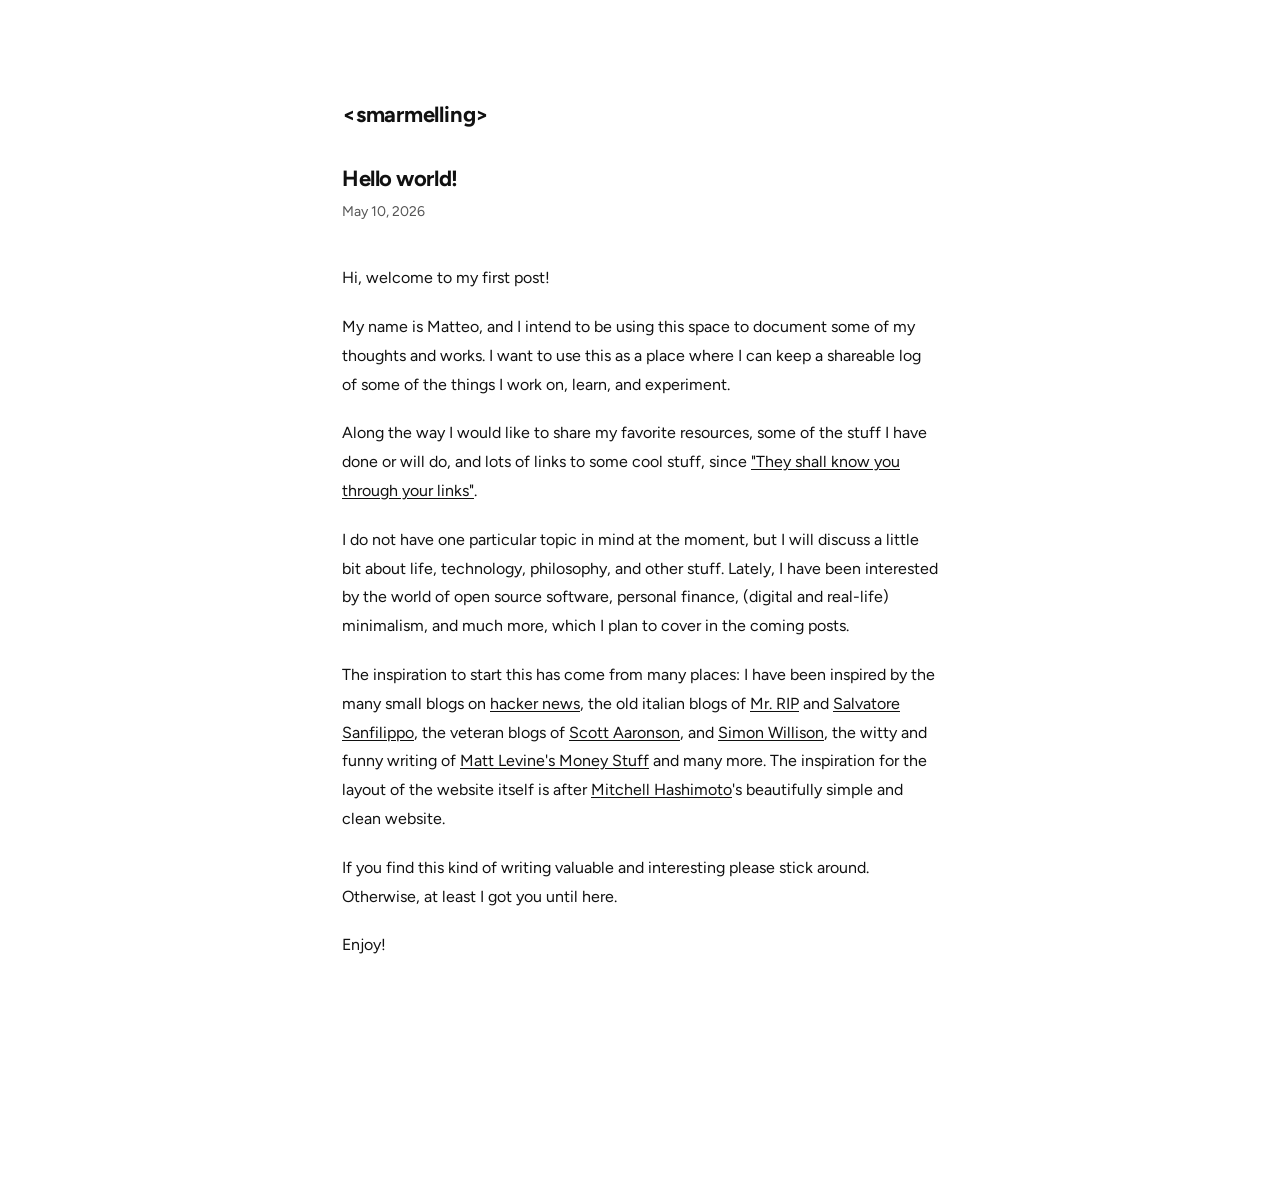
<file: posts/hello-world.html>
<!DOCTYPE html>
<html lang="en">
<head>
  <meta charset="UTF-8">
  <meta name="viewport" content="width=device-width, initial-scale=1.0">
  <meta name="google-site-verification" content="YCCiJGopQDBoPXqp-kO0a27TJV-fqv1sNejkItfx9qs">
  <!-- Google tag (gtag.js) -->
  <script async src="https://www.googletagmanager.com/gtag/js?id=G-2QSDN6PJ1C"></script>
  <script>
    window.dataLayer = window.dataLayer || [];
    function gtag(){dataLayer.push(arguments);}
    gtag('js', new Date());

    gtag('config', 'G-2QSDN6PJ1C');
  </script>
  <title>&lt;smarmelling&gt; — Hello world!</title>
  <meta name="description" content="Uh ah... my first post">
  <link rel="canonical" href="https://smarmelling.com/posts/hello-world.html">
  <link rel="preconnect" href="https://fonts.googleapis.com">
  <link rel="preconnect" href="https://fonts.gstatic.com" crossorigin>
  <link href="https://fonts.googleapis.com/css2?family=Figtree:wght@400;500;600;700&display=swap" rel="stylesheet">
  <link rel="stylesheet" href="../style.css">
</head>
<body>
  <div class="container">
    <div class="site-name">
      <a href="../index.html">&lt;smarmelling&gt;</a>
    </div>
    <div class="post-header">
      <h1 class="post-heading">Hello world!</h1>
      <p class="post-meta">May 10, 2026</p>
    </div>
    <div class="prose">
      <p>Hi, welcome to my first post!</p>
<p>My name is Matteo, and I intend to be using this space to document some of my thoughts and works. I want to use this as a place where I can keep a shareable log of some of the things I work on, learn, and experiment. </p>
<p>Along the way I would like to share my favorite resources, some of the stuff I have done or will do, and lots of links to some cool stuff, since <a href="https://www.sayeverything.com/">"They shall know you through your links"</a>.  </p>
<p>I do not have one particular topic in mind at the moment, but I will discuss a little bit about life, technology, philosophy, and other stuff. Lately, I have been interested by the world of open source software, personal finance, (digital and real-life) minimalism, and much more, which I plan to cover in the coming posts. </p>
<p>The inspiration to start this has come from many places: I have been inspired by the many small blogs on <a href="https://news.ycombinator.com/">hacker news</a>, the old italian blogs of <a href="https://retireinprogress.com/">Mr. RIP</a> and <a href="https://antirez.com/latest/0">Salvatore Sanfilippo</a>, the veteran blogs of <a href="https://scottaaronson.blog/">Scott Aaronson</a>, and <a href="https://simonwillison.net/">Simon Willison</a>, the witty and funny writing of <a href="https://www.bloomberg.com/account/newsletters/money-stuff">Matt Levine's Money Stuff</a> and many more. 
The inspiration for the layout of the website itself is after <a href="https://mitchellh.com/">Mitchell Hashimoto</a>'s beautifully simple and clean website.  </p>
<p>If you find this kind of writing valuable and interesting please stick around. Otherwise, at least I got you until here.</p>
<p>Enjoy!</p>
    </div>
    <div class="comments">
      <div id="disqus_thread"></div>
      <script>
        var disqus_config = function () {
          this.page.url = "https://smarmelling.com/posts/hello-world.html";
          this.page.identifier = "hello-world";
        };
        (function() {
          var d = document, s = d.createElement('script');
          s.src = 'https://smarmelling.disqus.com/embed.js';
          s.setAttribute('data-timestamp', +new Date());
          (d.head || d.body).appendChild(s);
        })();
      </script>
      <noscript>Please enable JavaScript to view the <a href="https://disqus.com/?ref_noscript">comments powered by Disqus.</a></noscript>
    </div>
  </div>
</body>
</html>
</file>
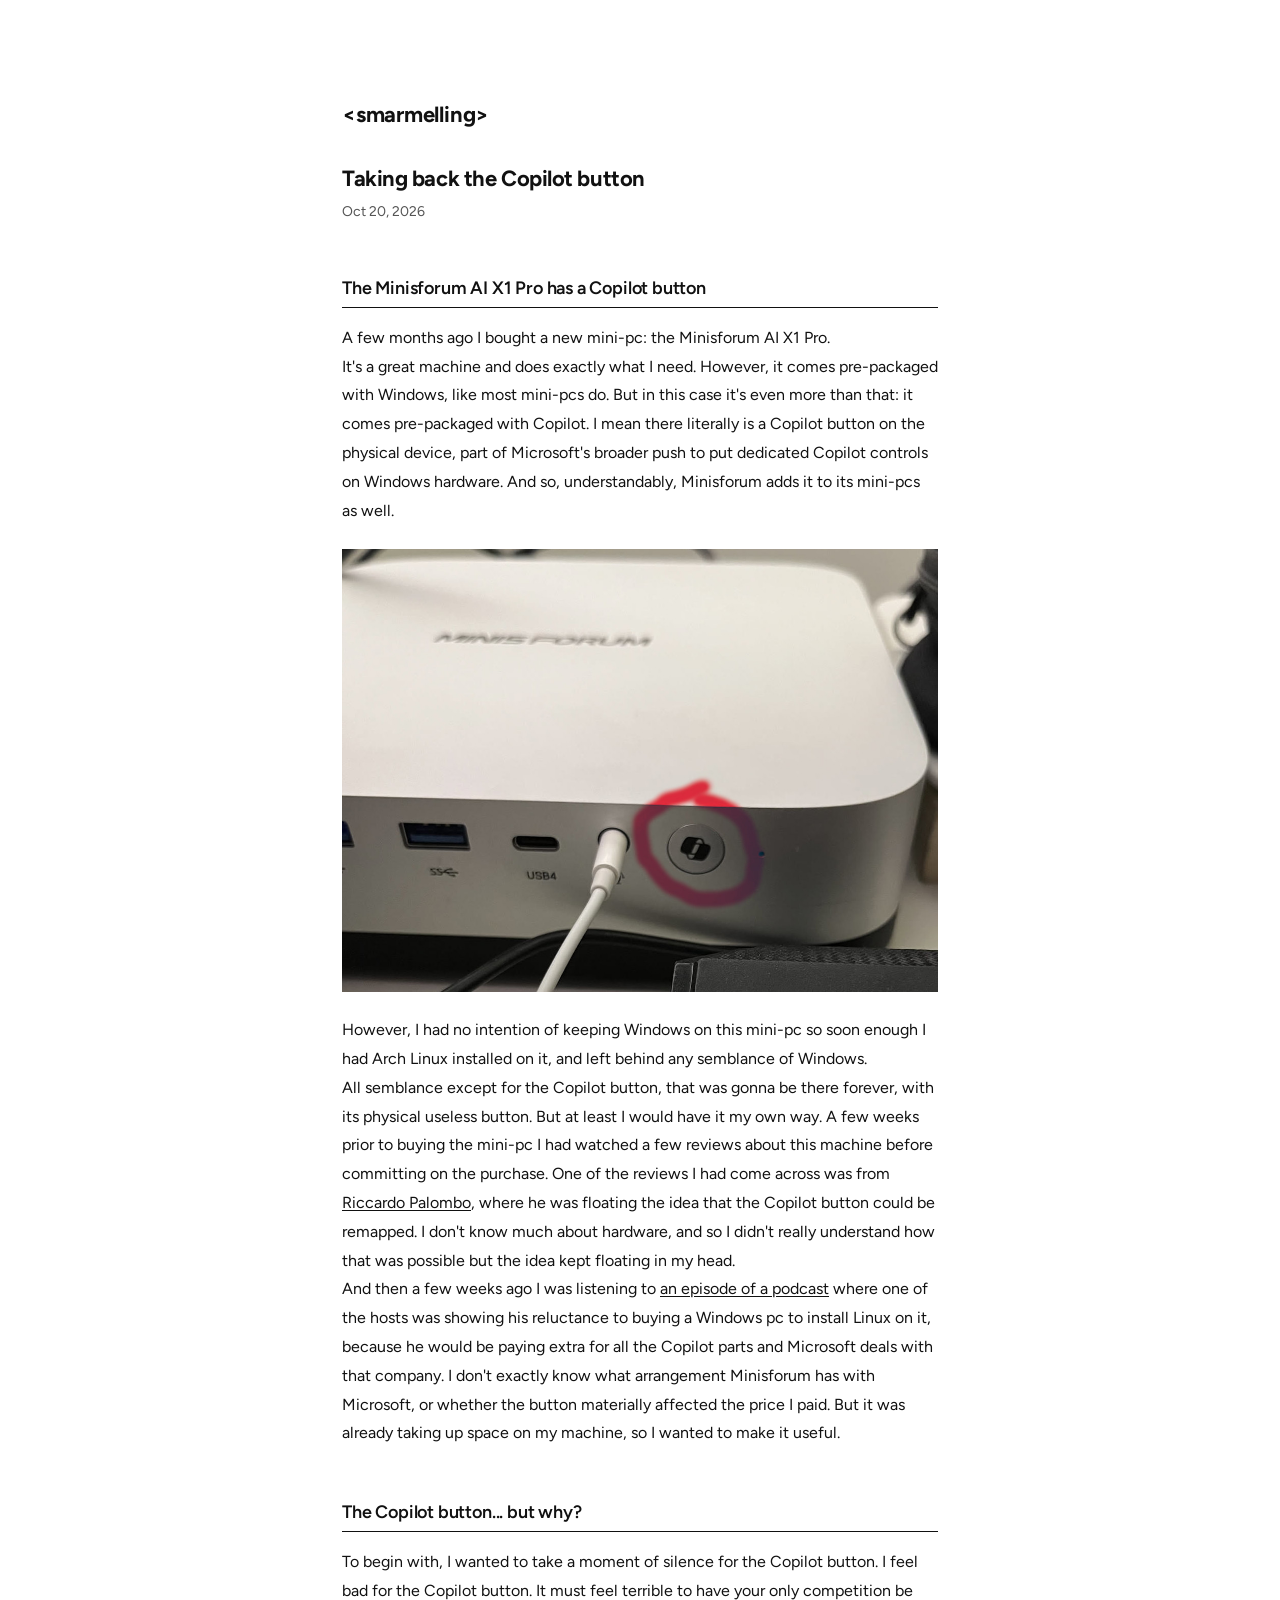
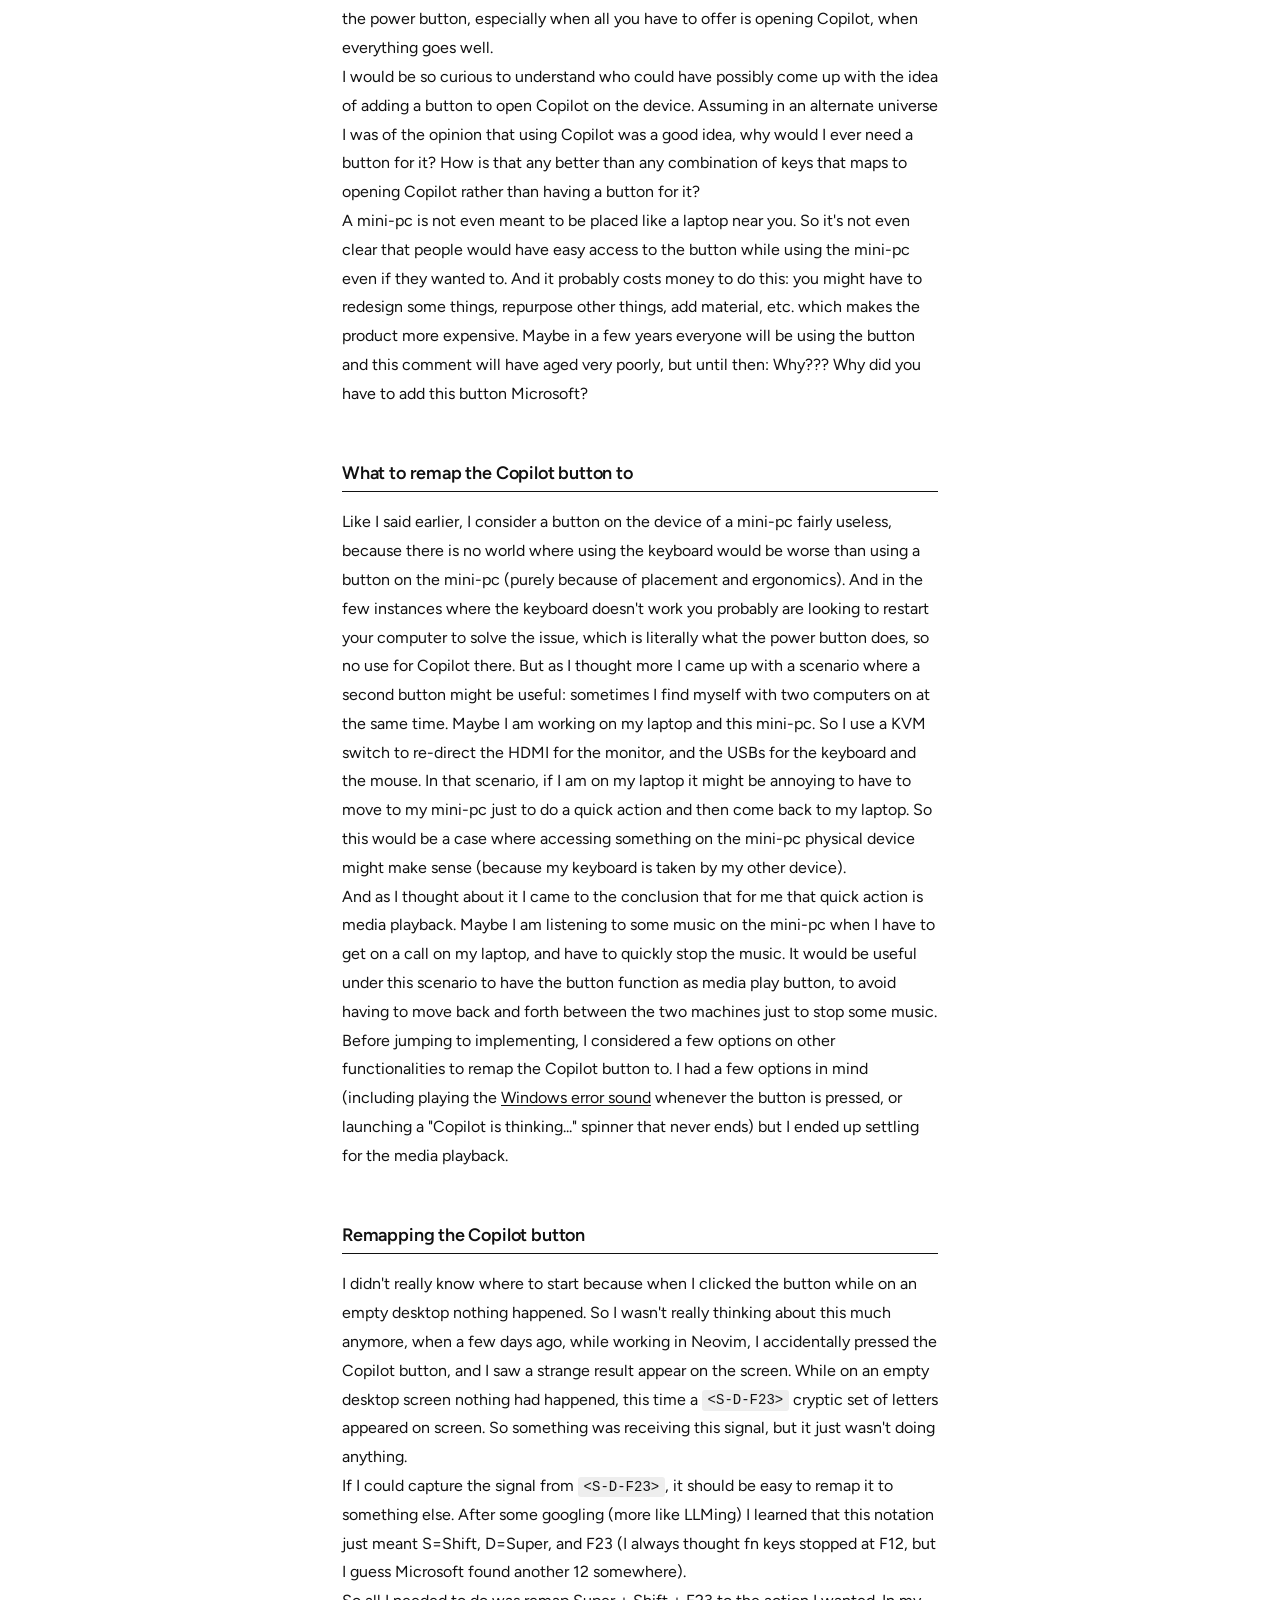
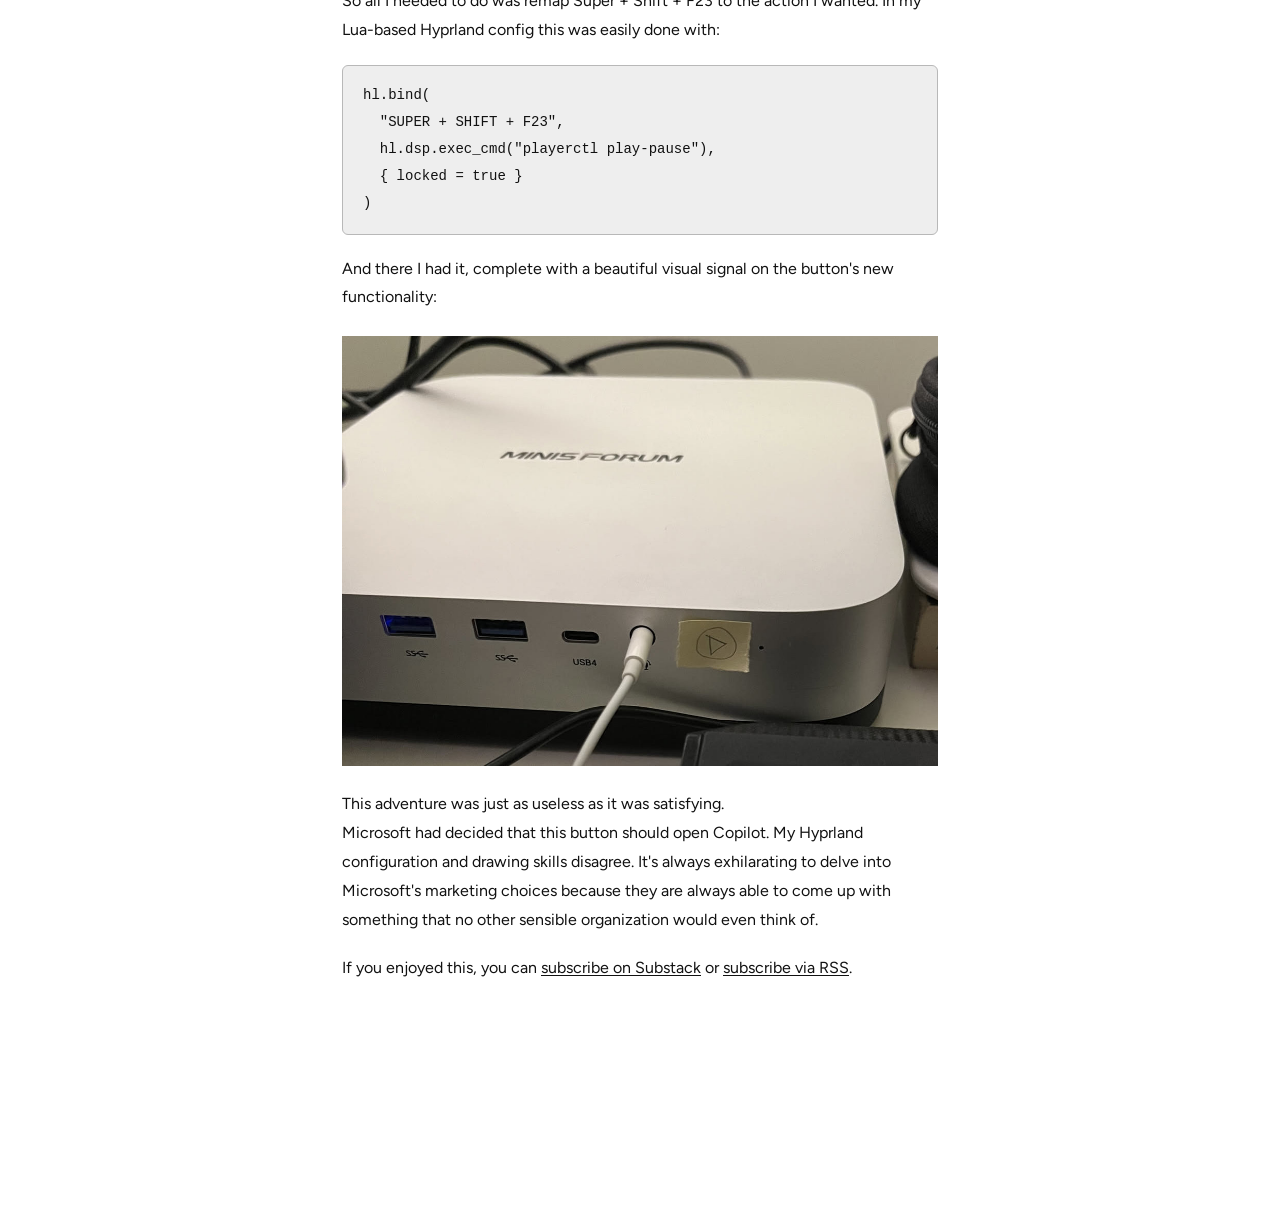
<file: posts/taking-back-the-copilot-button.html>
<!DOCTYPE html>
<html lang="en">
<head>
  <meta charset="UTF-8">
  <meta name="viewport" content="width=device-width, initial-scale=1.0">
  <meta name="google-site-verification" content="YCCiJGopQDBoPXqp-kO0a27TJV-fqv1sNejkItfx9qs">
  <!-- Google tag (gtag.js) -->
  <script async src="https://www.googletagmanager.com/gtag/js?id=G-2QSDN6PJ1C"></script>
  <script>
    window.dataLayer = window.dataLayer || [];
    function gtag(){dataLayer.push(arguments);}
    gtag('js', new Date());

    gtag('config', 'G-2QSDN6PJ1C');
  </script>
  <title>&lt;smarmelling&gt; — Taking back the Copilot button</title>
  <meta name="description" content="Why is there a physical Copilot button on my mini-pc?">
  <link rel="canonical" href="https://smarmelling.com/posts/taking-back-the-copilot-button.html">
  <link rel="preconnect" href="https://fonts.googleapis.com">
  <link rel="preconnect" href="https://fonts.gstatic.com" crossorigin>
  <link href="https://fonts.googleapis.com/css2?family=Figtree:wght@400;500;600;700&display=swap" rel="stylesheet">
  <link rel="stylesheet" href="../style.css">
</head>
<body>
  <div class="container">
    <div class="site-name">
      <a href="../index.html">&lt;smarmelling&gt;</a>
    </div>
    <div class="post-header">
      <h1 class="post-heading">Taking back the Copilot button</h1>
      <p class="post-meta">Oct 20, 2026</p>
    </div>
    <div class="prose">
      <h2>The Minisforum AI X1 Pro has a Copilot button</h2>
<p>A few months ago I bought a new mini-pc: the Minisforum AI X1 Pro.<br />
It's a great machine and does exactly what I need. However, it comes pre-packaged with Windows, like most mini-pcs do. But in this case it's even more than that: it comes pre-packaged with Copilot. I mean there literally is a Copilot button on the physical device, part of Microsoft's broader push to put dedicated Copilot controls on Windows hardware. And so, understandably, Minisforum adds it to its mini-pcs as well.  </p>
<p><img alt="Minisforum AI X1 Pro with Copilot button" src="../images/minisforum_copilot.jpeg" /></p>
<p>However, I had no intention of keeping Windows on this mini-pc so soon enough I had Arch Linux installed on it, and left behind any semblance of Windows.<br />
All semblance except for the Copilot button, that was gonna be there forever, with its physical useless button. But at least I would have it my own way. A few weeks prior to buying the mini-pc I had watched a few reviews about this machine before committing on the purchase. One of the reviews I had come across was from <a href="https://www.youtube.com/watch?v=zMaDsIIDf_M">Riccardo Palombo</a>, where he was floating the idea that the Copilot button could be remapped. I don't know much about hardware, and so I didn't really understand how that was possible but the idea kept floating in my head.<br />
And then a few weeks ago I was listening to <a href="https://www.youtube.com/watch?v=Nq36r7OZEzQ">an episode of a podcast</a> where one of the hosts was showing his reluctance to buying a Windows pc to install Linux on it, because he would be paying extra for all the Copilot parts and Microsoft deals with that company. I don't exactly know what arrangement Minisforum has with Microsoft, or whether the button materially affected the price I paid. But it was already taking up space on my machine, so I wanted to make it useful.  </p>
<h2>The Copilot button... but why?</h2>
<p>To begin with, I wanted to take a moment of silence for the Copilot button. I feel bad for the Copilot button. It must feel terrible to have your only competition be the power button, especially when all you have to offer is opening Copilot, when everything goes well.<br />
I would be so curious to understand who could have possibly come up with the idea of adding a button to open Copilot on the device. Assuming in an alternate universe I was of the opinion that using Copilot was a good idea, why would I ever need a button for it? How is that any better than any combination of keys that maps to opening Copilot rather than having a button for it?<br />
A mini-pc is not even meant to be placed like a laptop near you. So it's not even clear that people would have easy access to the button while using the mini-pc even if they wanted to. And it probably costs money to do this: you might have to redesign some things, repurpose other things, add material, etc. which makes the product more expensive. Maybe in a few years everyone will be using the button and this comment will have aged very poorly, but until then: Why??? Why did you have to add this button Microsoft?  </p>
<h2>What to remap the Copilot button to</h2>
<p>Like I said earlier, I consider a button on the device of a mini-pc fairly useless, because there is no world where using the keyboard would be worse than using a button on the mini-pc (purely because of placement and ergonomics). And in the few instances where the keyboard doesn't work you probably are looking to restart your computer to solve the issue, which is literally what the power button does, so no use for Copilot there. But as I thought more I came up with a scenario where a second button might be useful: sometimes I find myself with two computers on at the same time. Maybe I am working on my laptop and this mini-pc. So I use a KVM switch to re-direct the HDMI for the monitor, and the USBs for the keyboard and the mouse. In that scenario, if I am on my laptop it might be annoying to have to move to my mini-pc just to do a quick action and then come back to my laptop. So this would be a case where accessing something on the mini-pc physical device might make sense (because my keyboard is taken by my other device).<br />
And as I thought about it I came to the conclusion that for me that quick action is media playback. Maybe I am listening to some music on the mini-pc when I have to get on a call on my laptop, and have to quickly stop the music. It would be useful under this scenario to have the button function as media play button, to avoid having to move back and forth between the two machines just to stop some music.<br />
Before jumping to implementing, I considered a few options on other functionalities to remap the Copilot button to. I had a few options in mind (including playing the <a href="https://www.youtube.com/watch?v=u4NNS9ebvyE">Windows error sound</a> whenever the button is pressed, or launching a "Copilot is thinking..." spinner that never ends) but I ended up settling for the media playback.  </p>
<h2>Remapping the Copilot button</h2>
<p>I didn't really know where to start because when I clicked the button while on an empty desktop nothing happened. So I wasn't really thinking about this much anymore, when a few days ago, while working in Neovim, I accidentally pressed the Copilot button, and I saw a strange result appear on the screen. While on an empty desktop screen nothing had happened, this time a <code>&lt;S-D-F23&gt;</code> cryptic set of letters appeared on screen. So something was receiving this signal, but it just wasn't doing anything.<br />
If I could capture the signal from <code>&lt;S-D-F23&gt;</code>, it should be easy to remap it to something else.
After some googling (more like LLMing) I learned that this notation just meant S=Shift, D=Super, and F23 (I always thought fn keys stopped at F12, but I guess Microsoft found another 12 somewhere).<br />
So all I needed to do was remap Super + Shift + F23 to the action I wanted. In my Lua-based Hyprland config this was easily done with:  </p>
<pre><code>hl.bind(
  &quot;SUPER + SHIFT + F23&quot;, 
  hl.dsp.exec_cmd(&quot;playerctl play-pause&quot;), 
  { locked = true }
)
</code></pre>
<p>And there I had it, complete with a beautiful visual signal on the button's new functionality:  </p>
<p><img alt="Minisforum AI X1 Pro with no Copilot button" src="../images/minisforum_no_copilot.jpeg" /></p>
<p>This adventure was just as useless as it was satisfying.<br />
Microsoft had decided that this button should open Copilot. My Hyprland configuration and drawing skills disagree. It's always exhilarating to delve into Microsoft's marketing choices because they are always able to come up with something that no other sensible organization would even think of.  </p>
<p>If you enjoyed this, you can <a href="https://substack.com/@openeverything">subscribe on Substack</a> or <a href="https://smarmelling.com/feed.xml">subscribe via RSS</a>.</p>
    </div>
    <div class="comments">
      <div id="disqus_thread"></div>
      <script>
        var disqus_config = function () {
          this.page.url = "https://smarmelling.com/posts/taking-back-the-copilot-button.html";
          this.page.identifier = "taking-back-the-copilot-button";
        };
        (function() {
          var d = document, s = d.createElement('script');
          s.src = 'https://smarmelling.disqus.com/embed.js';
          s.setAttribute('data-timestamp', +new Date());
          (d.head || d.body).appendChild(s);
        })();
      </script>
      <noscript>Please enable JavaScript to view the <a href="https://disqus.com/?ref_noscript">comments powered by Disqus.</a></noscript>
    </div>
  </div>
</body>
</html>
</file>
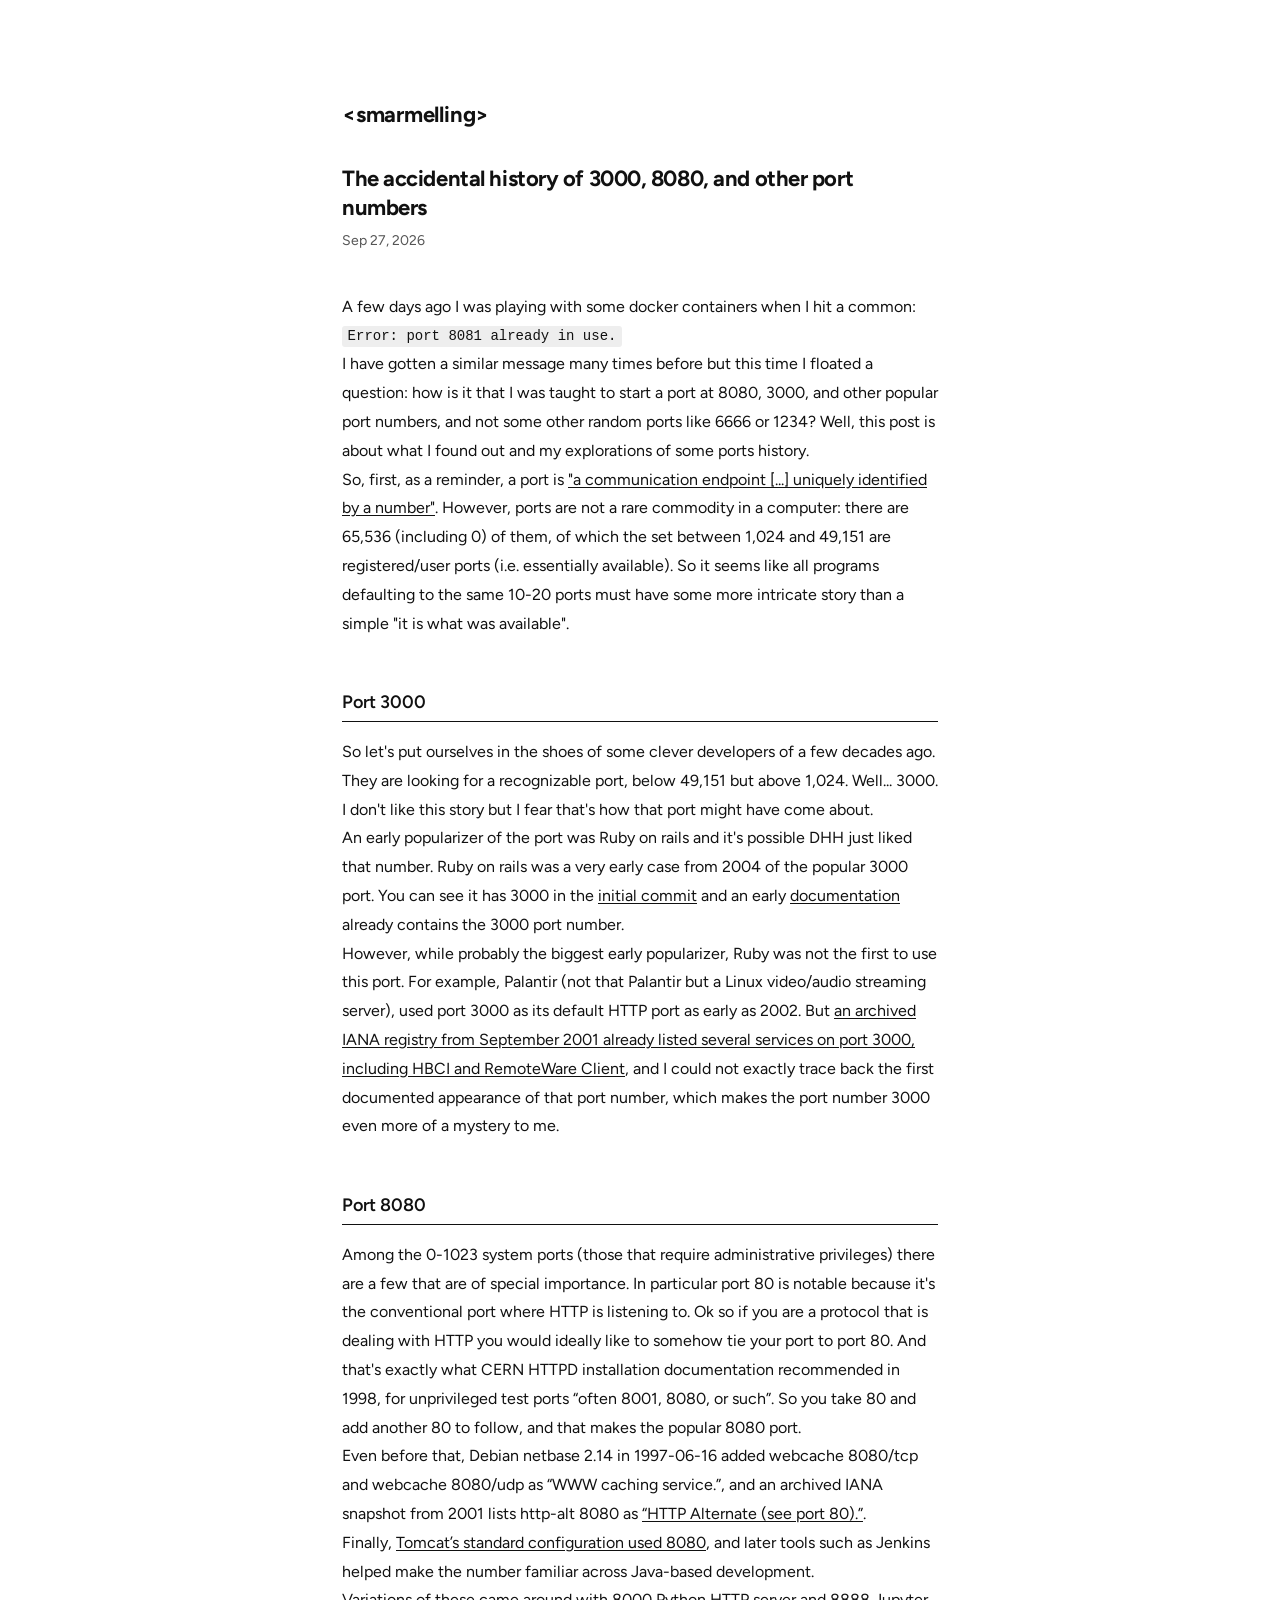
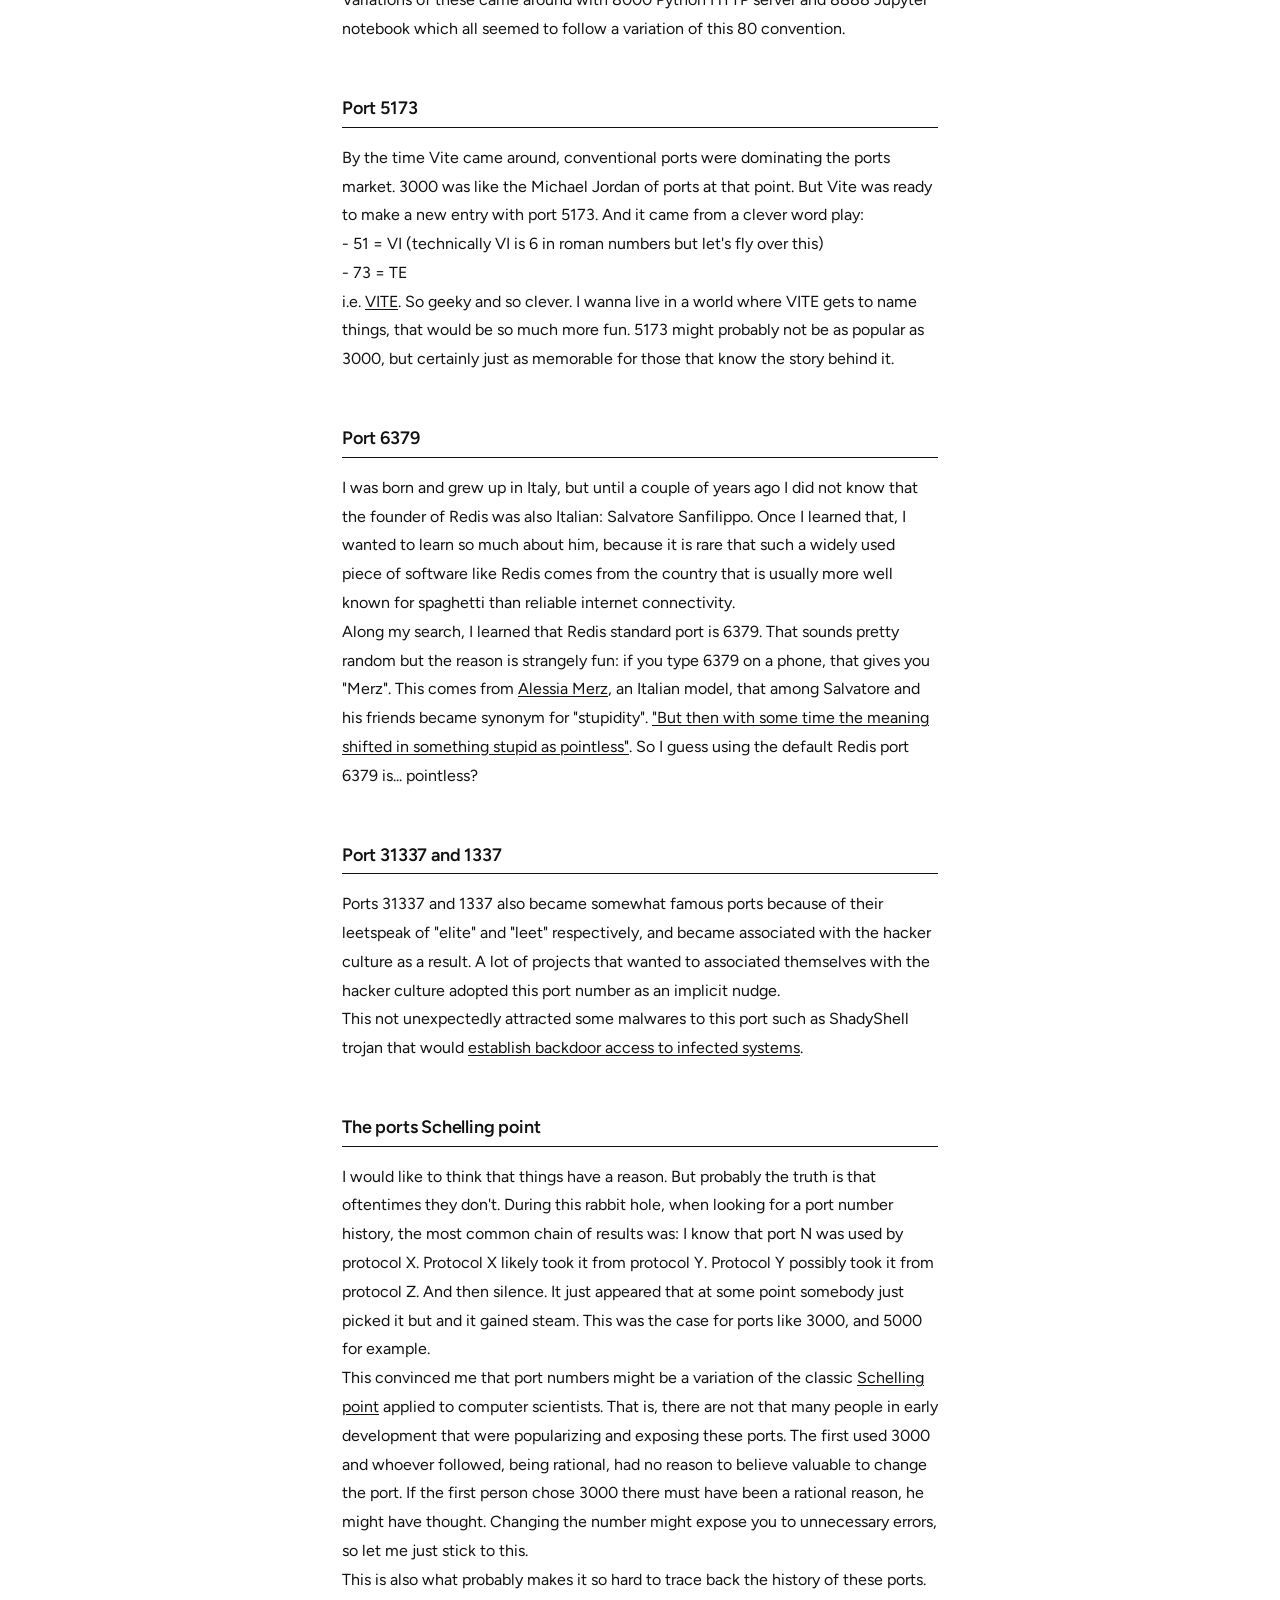
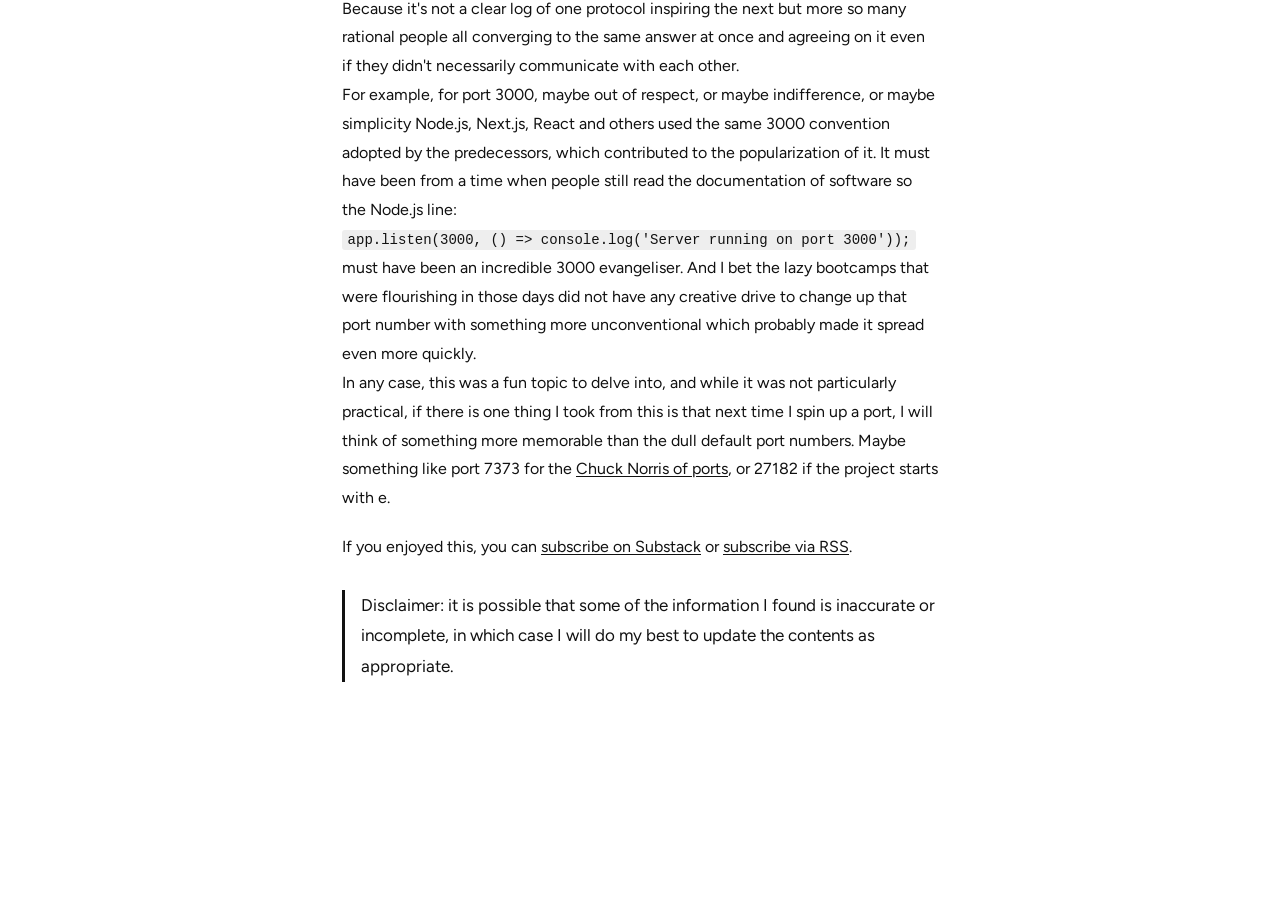
<file: posts/the-accidental-history-of-3000-8080-and-other-port-numbers.html>
<!DOCTYPE html>
<html lang="en">
<head>
  <meta charset="UTF-8">
  <meta name="viewport" content="width=device-width, initial-scale=1.0">
  <meta name="google-site-verification" content="YCCiJGopQDBoPXqp-kO0a27TJV-fqv1sNejkItfx9qs">
  <!-- Google tag (gtag.js) -->
  <script async src="https://www.googletagmanager.com/gtag/js?id=G-2QSDN6PJ1C"></script>
  <script>
    window.dataLayer = window.dataLayer || [];
    function gtag(){dataLayer.push(arguments);}
    gtag('js', new Date());

    gtag('config', 'G-2QSDN6PJ1C');
  </script>
  <title>&lt;smarmelling&gt; — The accidental history of 3000, 8080, and other port numbers</title>
  <meta name="description" content="Why we all default to the same port numbers">
  <link rel="canonical" href="https://smarmelling.com/posts/the-accidental-history-of-3000-8080-and-other-port-numbers.html">
  <link rel="preconnect" href="https://fonts.googleapis.com">
  <link rel="preconnect" href="https://fonts.gstatic.com" crossorigin>
  <link href="https://fonts.googleapis.com/css2?family=Figtree:wght@400;500;600;700&display=swap" rel="stylesheet">
  <link rel="stylesheet" href="../style.css">
</head>
<body>
  <div class="container">
    <div class="site-name">
      <a href="../index.html">&lt;smarmelling&gt;</a>
    </div>
    <div class="post-header">
      <h1 class="post-heading">The accidental history of 3000, 8080, and other port numbers</h1>
      <p class="post-meta">Sep 27, 2026</p>
    </div>
    <div class="prose">
      <p>A few days ago I was playing with some docker containers when I hit a common:<br />
<code>Error: port 8081 already in use.</code><br />
I have gotten a similar message many times before but this time I floated a question: how is it that I was taught to start a port at 8080, 3000, and other popular port numbers, and not some other random ports like 6666 or 1234? Well, this post is about what I found out and my explorations of some ports history.<br />
So, first, as a reminder, a port is <a href="https://en.wikipedia.org/wiki/Port_(computer_networking)">"a communication endpoint [...] uniquely identified by a number"</a>. However, ports are not a rare commodity in a computer: there are 65,536 (including 0) of them, of which the set between 1,024 and 49,151 are registered/user ports (i.e. essentially available). So it seems like all programs defaulting to the same 10-20 ports must have some more intricate story than a simple "it is what was available".  </p>
<h2>Port 3000</h2>
<p>So let's put ourselves in the shoes of some clever developers of a few decades ago. They are looking for a recognizable port, below 49,151 but above 1,024. Well... 3000. I don't like this story but I fear that's how that port might have come about.<br />
An early popularizer of the port was Ruby on rails and it's possible DHH just liked that number. 
Ruby on rails was a very early case from 2004 of the popular 3000 port. You can see it has 3000 in the <a href="https://github.com/rails/rails/blob/db045dbbf60b53dbe013ef25554fd013baf88134/railties/dispatches/dispatch.servlet">initial commit</a>
and an early <a href="https://guides.rubyonrails.org/v2.3.8/command_line.html">documentation</a> already contains the 3000 port number.<br />
However, while probably the biggest early popularizer, Ruby was not the first to use this port. For example, Palantir (not that Palantir but a Linux video/audio streaming server), used port 3000 as its default HTTP port as early as 2002. But <a href="https://web.archive.org/web/20010519080902id_/http://www.iana.org:80/assignments/port-numbers">an archived IANA registry from September 2001 already listed several services on port 3000, including HBCI and RemoteWare Client</a>, and I could not exactly trace back the first documented appearance of that port number, which makes the port number 3000 even more of a mystery to me.</p>
<h2>Port 8080</h2>
<p>Among the 0-1023 system ports (those that require administrative privileges) there are a few that are of special importance. In particular port 80 is notable because it's the conventional port where HTTP is listening to. Ok so if you are a protocol that is dealing with HTTP you would ideally like to somehow tie your port to port 80. And that's exactly what CERN HTTPD installation documentation recommended in 1998, for unprivileged test ports “often 8001, 8080, or such”. So you take 80 and add another 80 to follow, and that makes the popular 8080 port.<br />
Even before that, Debian netbase 2.14 in 1997-06-16 added webcache 8080/tcp and webcache 8080/udp as “WWW caching service.”, and an archived IANA snapshot from 2001 lists http-alt 8080 as <a href="https://web.archive.org/web/20020407174515id_/http://www.iana.org:80/assignments/port-numbers">“HTTP Alternate (see port 80).”</a>.<br />
Finally, <a href="https://raw.githubusercontent.com/apache/tomcat/main/conf/server.xml">Tomcat’s standard configuration used 8080</a>, and later tools such as Jenkins helped make the number familiar across Java-based development.<br />
Variations of these came around with 8000 Python HTTP server and 8888 Jupyter notebook which all seemed to follow a variation of this 80 convention.</p>
<h2>Port 5173</h2>
<p>By the time Vite came around, conventional ports were dominating the ports market. 3000 was like the Michael Jordan of ports at that point. But Vite was ready to make a new entry with port 5173. And it came from a clever word play:<br />
- 51 = VI (technically VI is 6 in roman numbers but let's fly over this)<br />
- 73 = TE<br />
i.e. <a href="https://www.reddit.com/r/programming/comments/xh1vyr/fun_fact_vites_default_port_is_5173_which_spells/">VITE</a>. So geeky and so clever. I wanna live in a world where VITE gets to name things, that would be so much more fun. 5173 might probably not be as popular as 3000, but certainly just as memorable for those that know the story behind it.</p>
<h2>Port 6379</h2>
<p>I was born and grew up in Italy, but until a couple of years ago I did not know that the founder of Redis was also Italian: Salvatore Sanfilippo. Once I learned that, I wanted to learn so much about him, because it is rare that such a widely used piece of software like Redis comes from the country that is usually more well known for spaghetti than reliable internet connectivity.<br />
Along my search, I learned that Redis standard port is 6379. That sounds pretty random but the reason is strangely fun: if you type 6379 on a phone, that gives you "Merz". This comes from <a href="https://en.wikipedia.org/wiki/Alessia_Merz">Alessia Merz</a>, an Italian model, that among Salvatore and his friends became synonym for "stupidity". <a href="https://oldblog.antirez.com/post/redis-as-LRU-cache.html">"But then with some time the meaning shifted in something stupid as pointless"</a>. So I guess using the default Redis port 6379 is... pointless? </p>
<h2>Port 31337 and 1337</h2>
<p>Ports 31337 and 1337 also became somewhat famous ports because of their leetspeak of "elite" and "leet" respectively, and became associated with the hacker culture as a result. A lot of projects that wanted to associated themselves with the hacker culture adopted this port number as an implicit nudge.<br />
This not unexpectedly attracted some malwares to this port such as ShadyShell trojan that would <a href="https://www.auditmypc.com/tcp-port-1337.asp">establish backdoor access to infected systems</a>.</p>
<h2>The ports Schelling point</h2>
<p>I would like to think that things have a reason. But probably the truth is that oftentimes they don't. During this rabbit hole, when looking for a port number history, the most common chain of results was: I know that port N was used by protocol X. Protocol X likely took it from protocol Y. Protocol Y possibly took it from protocol Z. And then silence. It just appeared that at some point somebody just picked it but and it gained steam. This was the case for ports like 3000, and 5000 for example.<br />
This convinced me that port numbers might be a variation of the classic <a href="https://nav.al/schelling-point">Schelling point</a> applied to computer scientists. That is, there are not that many people in early development that were popularizing and exposing these ports. The first used 3000 and whoever followed, being rational, had no reason to believe valuable to change the port. If the first person chose 3000 there must have been a rational reason, he might have thought. Changing the number might expose you to unnecessary errors, so let me just stick to this.<br />
This is also what probably makes it so hard to trace back the history of these ports. Because it's not a clear log of one protocol inspiring the next but more so many rational people all converging to the same answer at once and agreeing on it even if they didn't necessarily communicate with each other. <br />
For example, for port 3000, maybe out of respect, or maybe indifference, or maybe simplicity Node.js, Next.js, React and others used the same 3000 convention adopted by the predecessors, which contributed to the popularization of it. It must have been from a time when people still read the documentation of software so the Node.js line:<br />
<code>app.listen(3000, () =&gt; console.log('Server running on port 3000'));</code><br />
must have been an incredible 3000 evangeliser. And I bet the lazy bootcamps that were flourishing in those days did not have any creative drive to change up that port number with something more unconventional which probably made it spread even more quickly.<br />
In any case, this was a fun topic to delve into, and while it was not particularly practical, if there is one thing I took from this is that next time I spin up a port, I will think of something more memorable than the dull default port numbers. Maybe something like port 7373 for the <a href="https://www.youtube.com/watch?v=RyFr279K9TE">Chuck Norris of ports</a>, or 27182 if the project starts with e.</p>
<p>If you enjoyed this, you can <a href="https://substack.com/@openeverything">subscribe on Substack</a> or <a href="https://smarmelling.com/feed.xml">subscribe via RSS</a>.</p>
<blockquote>
<p>Disclaimer: it is possible that some of the information I found is inaccurate or incomplete, in which case I will do my best to update the contents as appropriate.</p>
</blockquote>
    </div>
    <div class="comments">
      <div id="disqus_thread"></div>
      <script>
        var disqus_config = function () {
          this.page.url = "https://smarmelling.com/posts/the-accidental-history-of-3000-8080-and-other-port-numbers.html";
          this.page.identifier = "the-accidental-history-of-3000-8080-and-other-port-numbers";
        };
        (function() {
          var d = document, s = d.createElement('script');
          s.src = 'https://smarmelling.disqus.com/embed.js';
          s.setAttribute('data-timestamp', +new Date());
          (d.head || d.body).appendChild(s);
        })();
      </script>
      <noscript>Please enable JavaScript to view the <a href="https://disqus.com/?ref_noscript">comments powered by Disqus.</a></noscript>
    </div>
  </div>
</body>
</html>
</file>
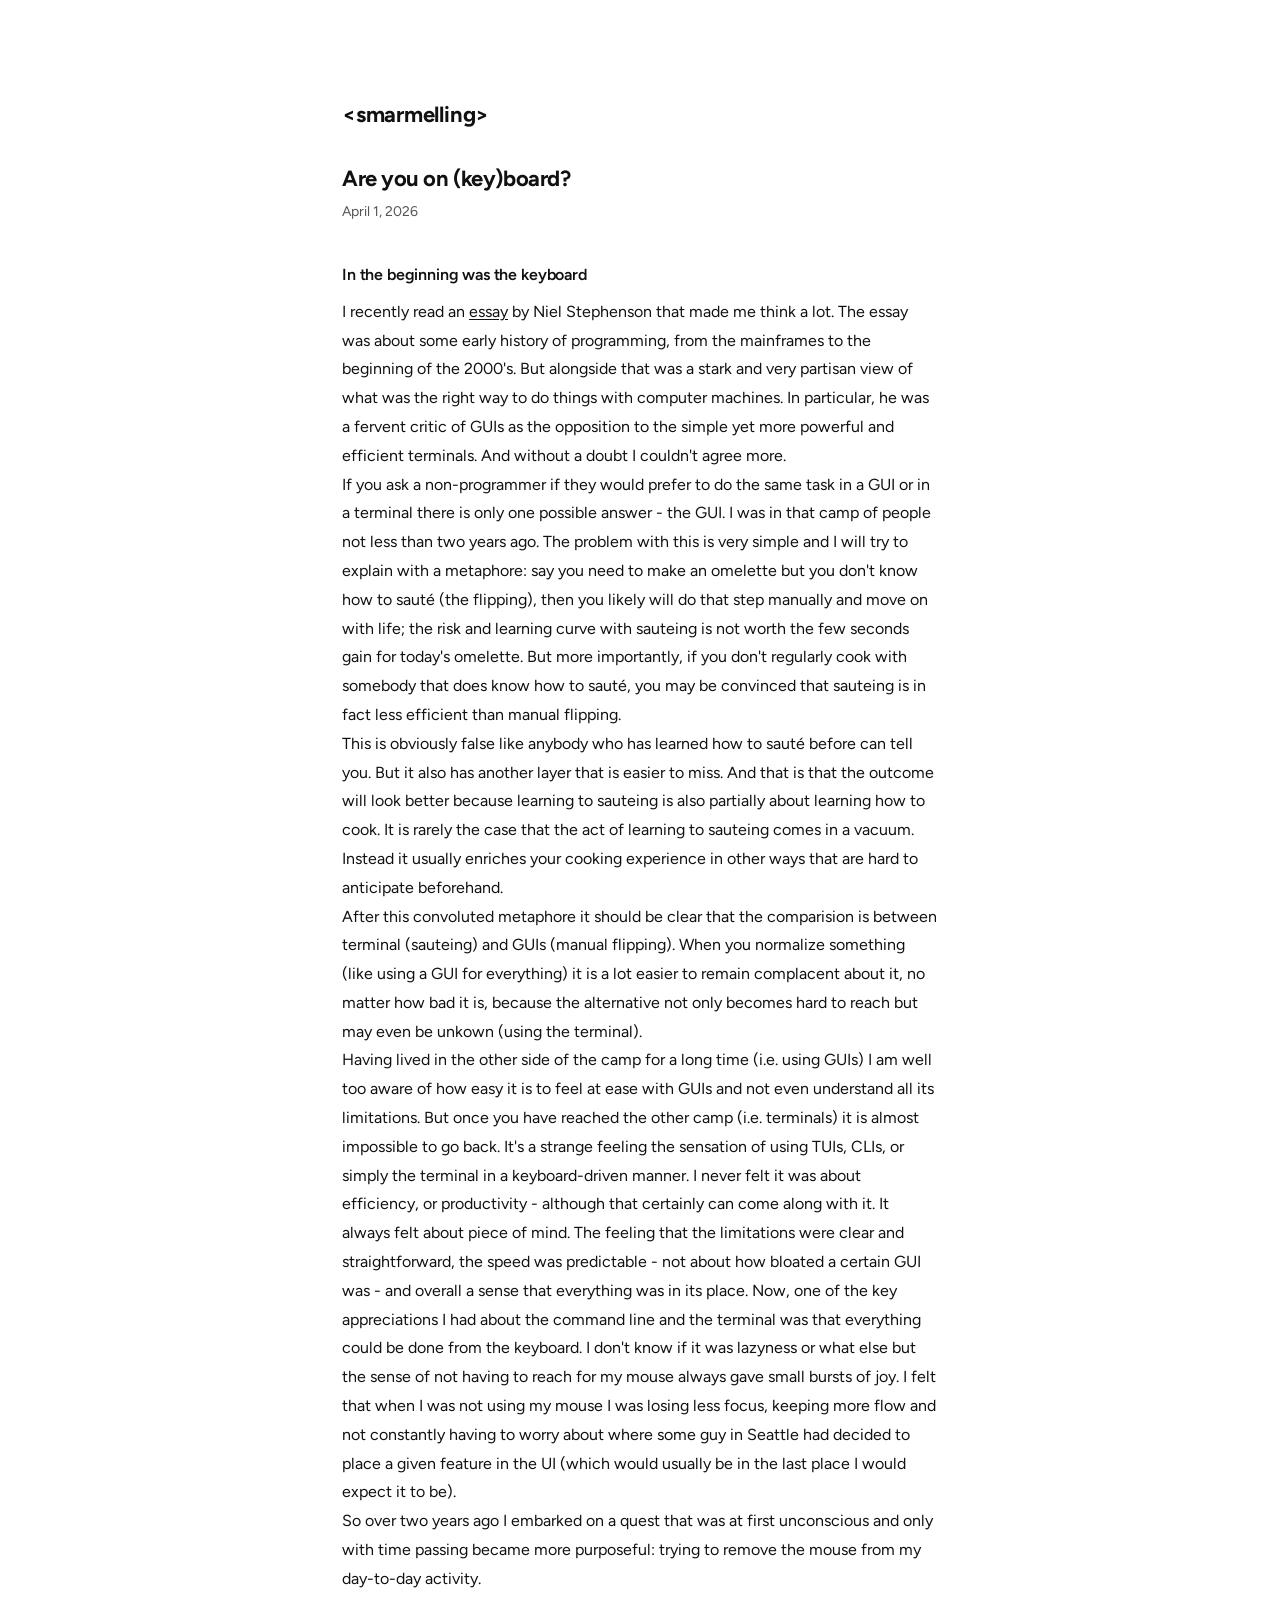
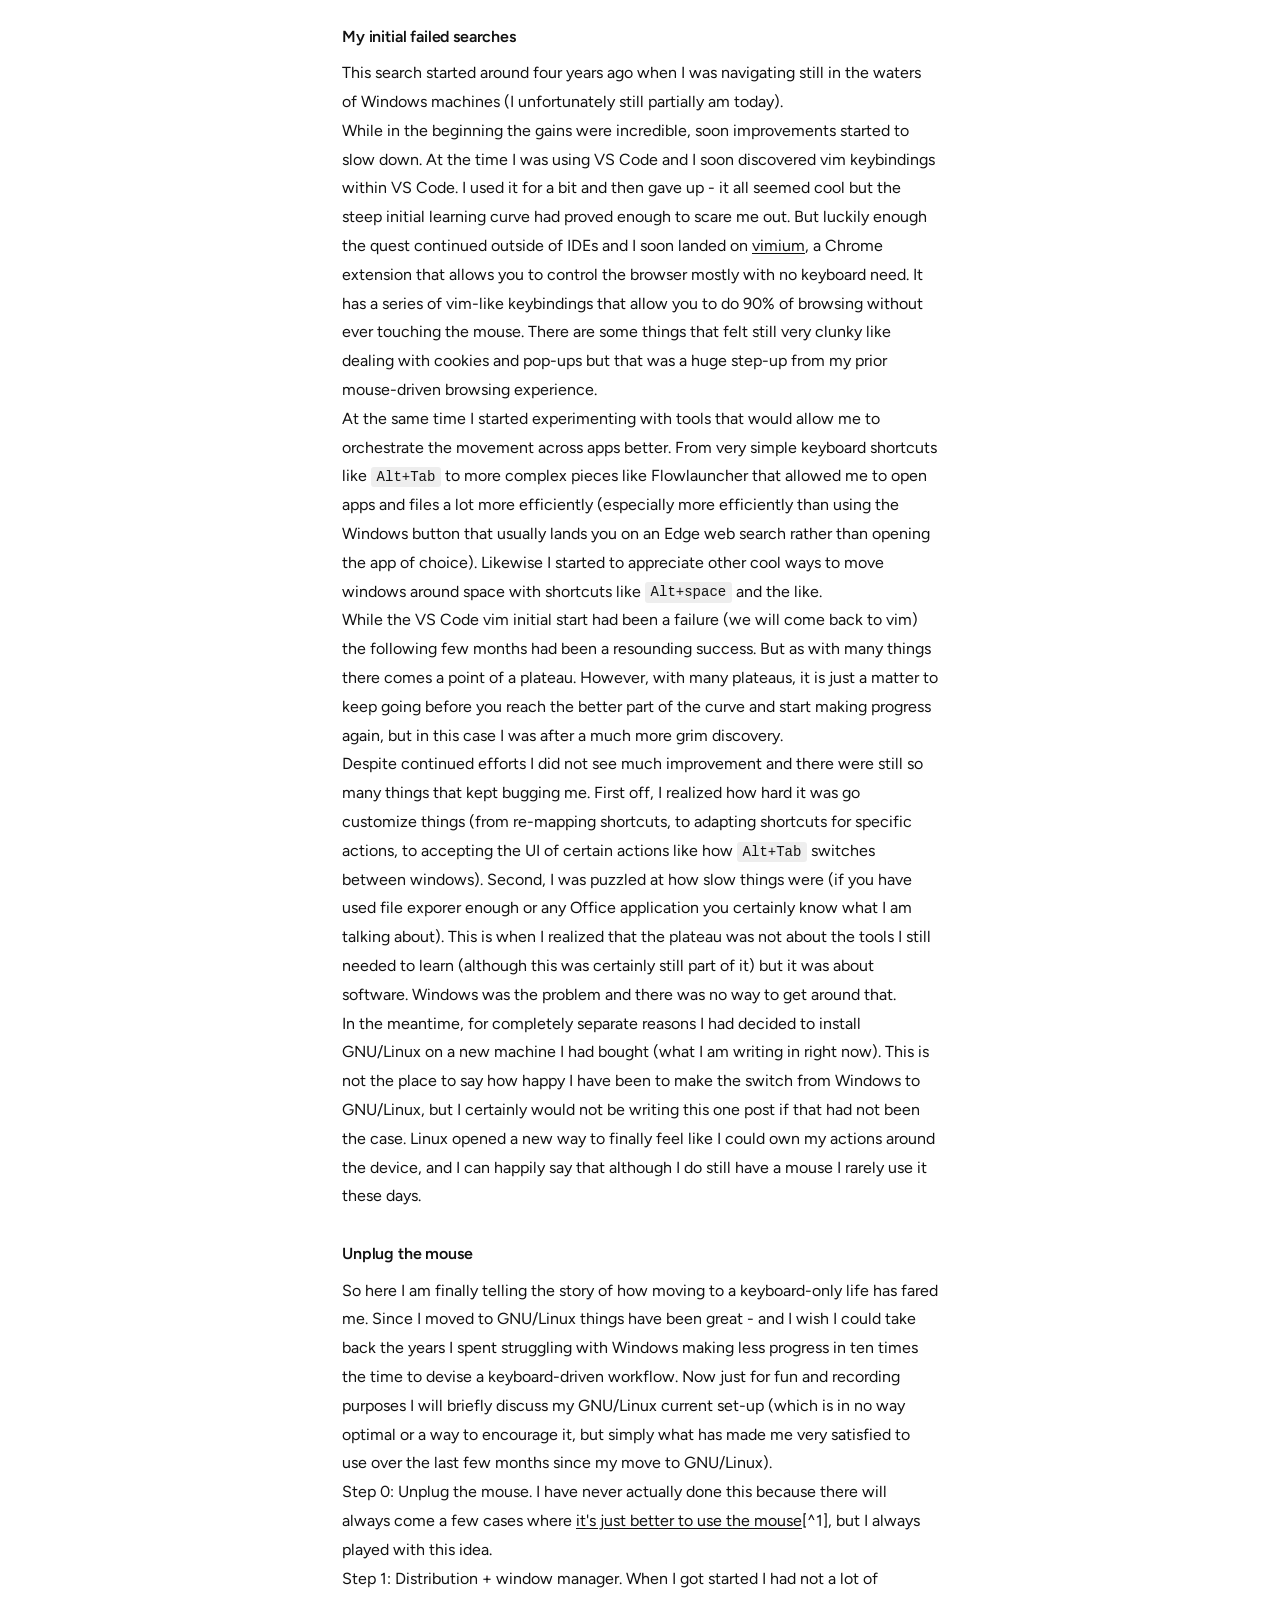
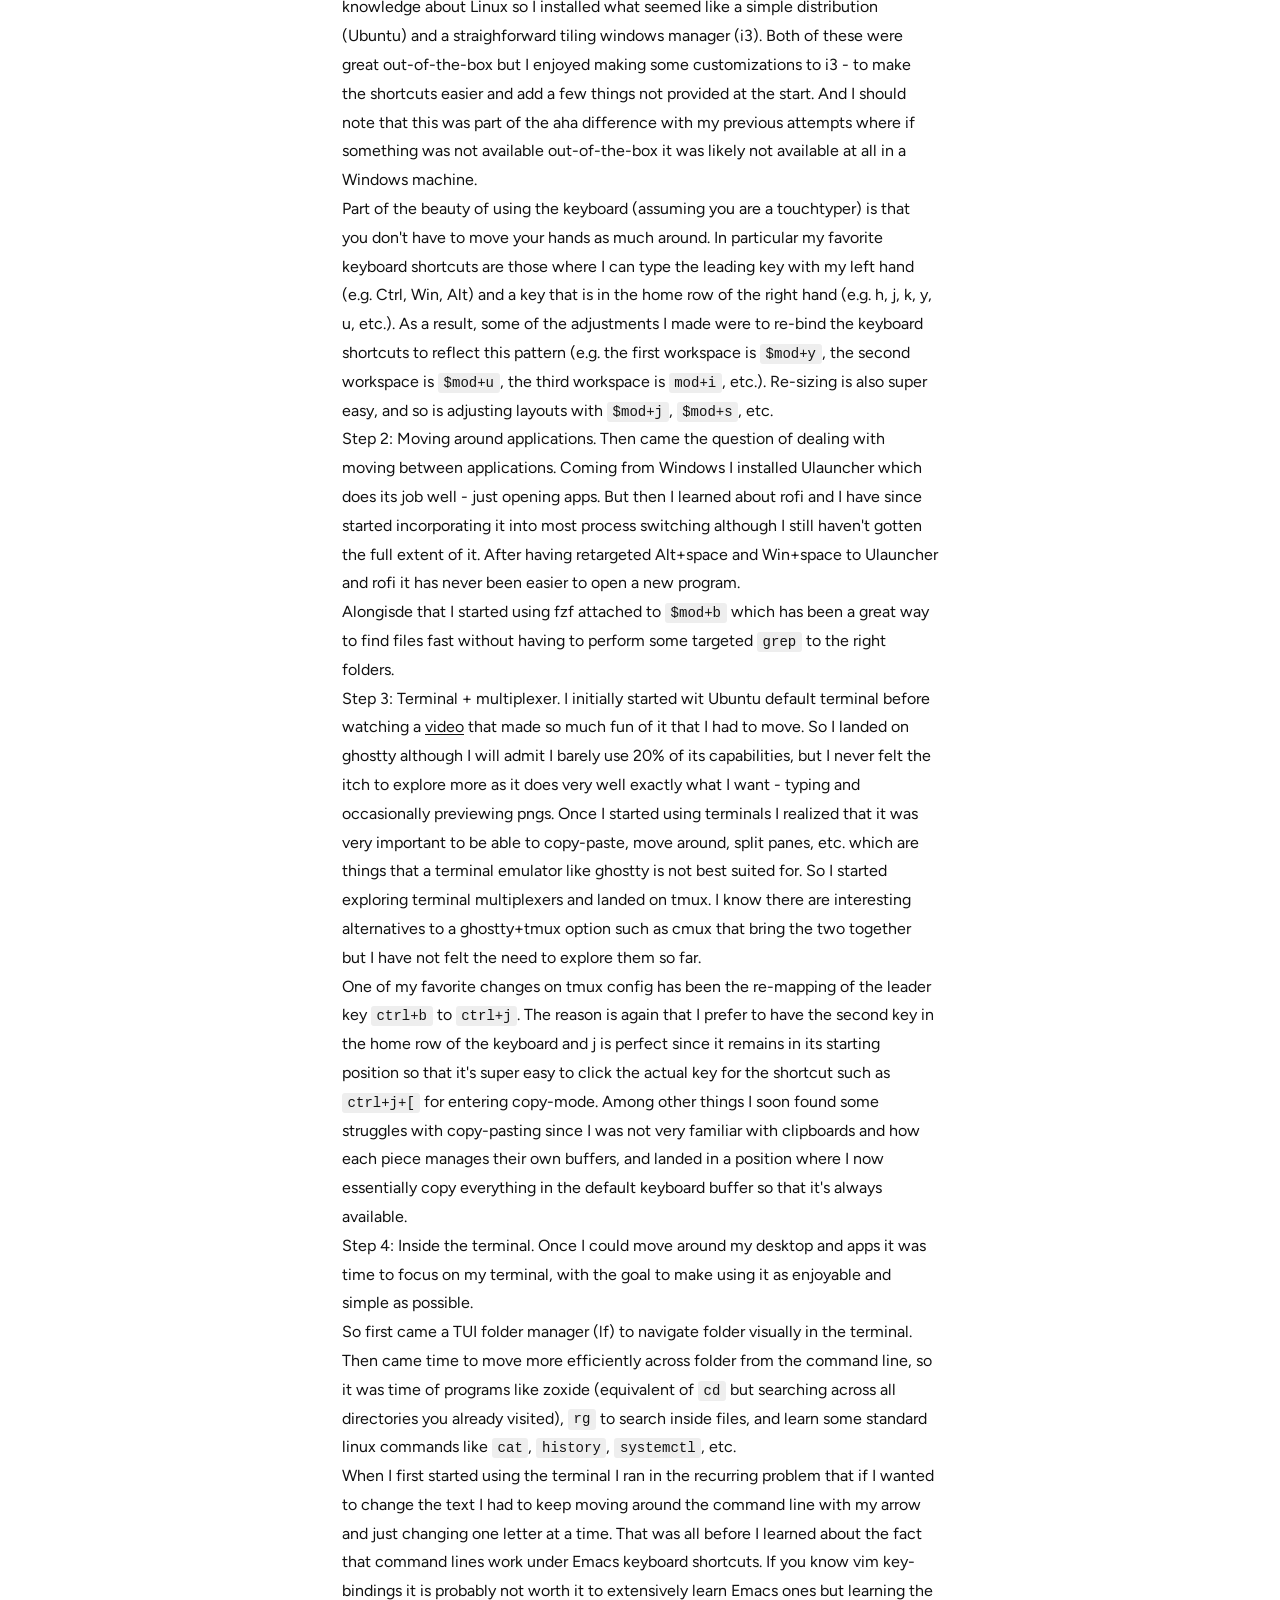
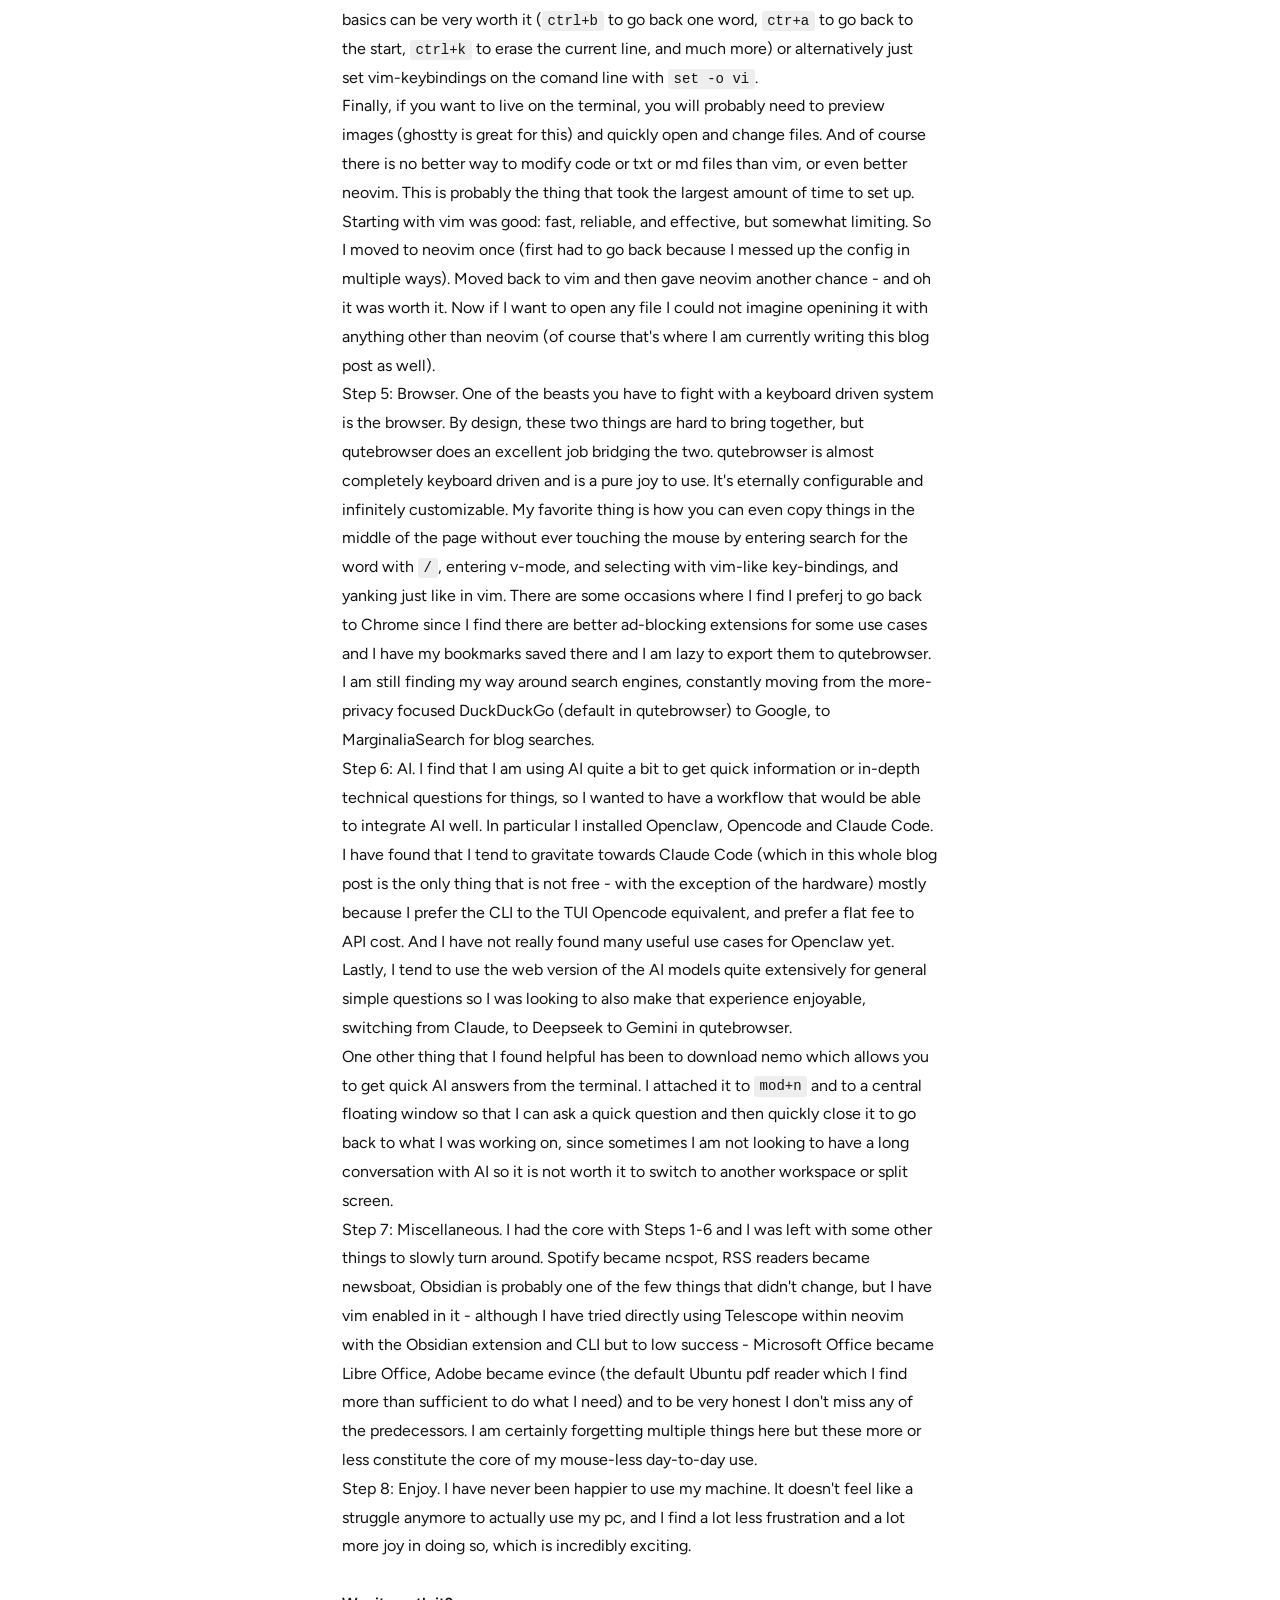
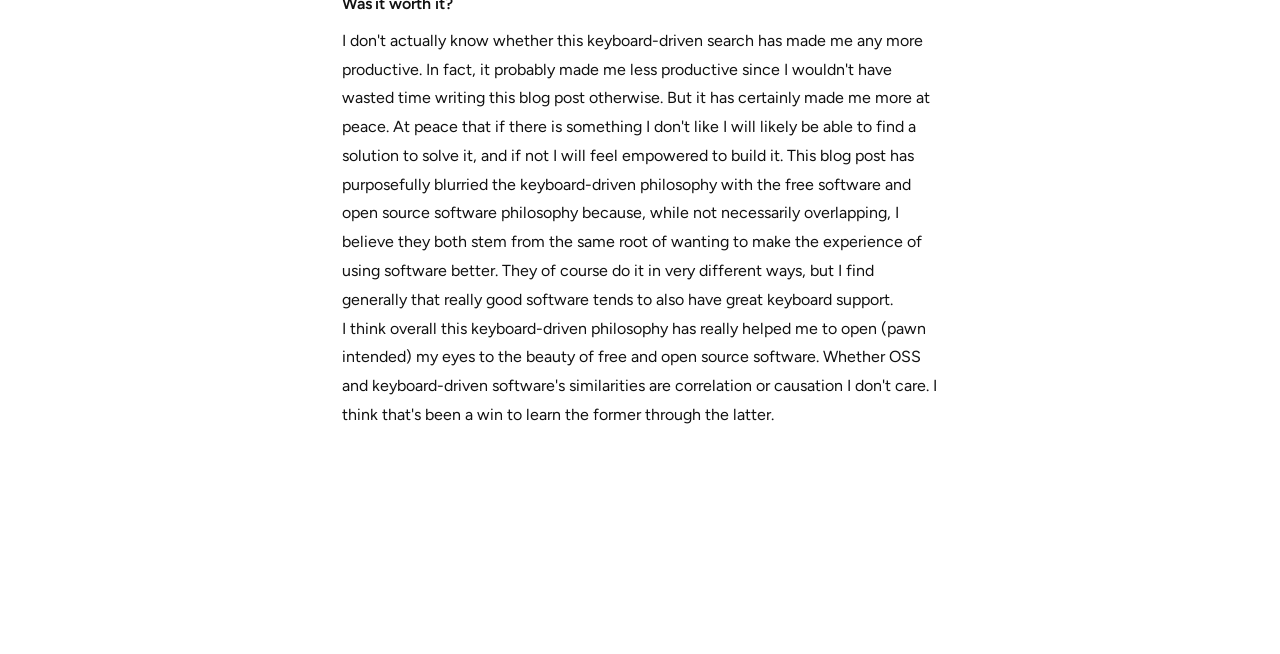
<file: posts/the_world_without_a_mouse.html>
<!DOCTYPE html>
<html lang="en">
<head>
  <meta charset="UTF-8">
  <meta name="viewport" content="width=device-width, initial-scale=1.0">
  <title>&lt;smarmelling&gt; — Are you on (key)board?</title>
  <link rel="preconnect" href="https://fonts.googleapis.com">
  <link rel="preconnect" href="https://fonts.gstatic.com" crossorigin>
  <link href="https://fonts.googleapis.com/css2?family=Figtree:wght@400;500;600;700&display=swap" rel="stylesheet">
  <link rel="stylesheet" href="../css/style.css">
</head>
<body>
  <div class="container">
    <div class="site-name">
      <a href="../index.html">&lt;smarmelling&gt;</a>
    </div>
    <div class="post-header">
      <h1 class="post-heading">Are you on (key)board?</h1>
      <p class="post-meta">April 1, 2026</p>
    </div>
    <div class="prose">
      <h3>In the beginning was the keyboard</h3>
<p>I recently read an <a href="https://people.cs.georgetown.edu/~clay/classes/spring2010/os/inthebeginning.pdf">essay</a> by Niel Stephenson that made me think a lot. The essay was about some early history of programming, from the mainframes to the beginning of the 2000's. But alongside that was a stark and very partisan view of what was the right way to do things with computer machines. In particular, he was a fervent critic of GUIs as the opposition to the simple yet more powerful and efficient terminals. And without a doubt I couldn't agree more.<br />
If you ask a non-programmer if they would prefer to do the same task in a GUI or in a terminal there is only one possible answer - the GUI. I was in that camp of people not less than two years ago. The problem with this is very simple and I will try to explain with a metaphore: say you need to make an omelette but you don't know how to sauté (the flipping), then you likely will do that step manually and move on with life; the risk and learning curve with sauteing is not worth the few seconds gain for today's omelette. But more importantly, if you don't regularly cook with somebody that does know how to sauté, you may be convinced that sauteing is in fact less efficient than manual flipping.<br />
This is obviously false like anybody who has learned how to sauté before can tell you. But it also has another layer that is easier to miss. And that is that the outcome will look better because learning to sauteing is also partially about learning how to cook. It is rarely the case that the act of learning to sauteing comes in a vacuum. Instead it usually enriches your cooking experience in other ways that are hard to anticipate beforehand.<br />
After this convoluted metaphore it should be clear that the comparision is between terminal (sauteing) and GUIs (manual flipping). When you normalize something (like using a GUI for everything) it is a lot easier to remain complacent about it, no matter how bad it is, because the alternative not only becomes hard to reach but may even be unkown (using the terminal).<br />
Having lived in the other side of the camp for a long time (i.e. using GUIs) I am well too aware of how easy it is to feel at ease with GUIs and not even understand all its limitations. But once you have reached the other camp (i.e. terminals) it is almost impossible to go back. It's a strange feeling the sensation of using TUIs, CLIs, or simply the terminal in a keyboard-driven manner. I never felt it was about efficiency, or productivity - although that certainly can come along with it. It always felt about piece of mind. The feeling that the limitations were clear and straightforward, the speed was predictable - not about how bloated a certain GUI was - and overall a sense that everything was in its place. Now, one of the key appreciations I had about the command line and the terminal was that everything could be done from the keyboard. I don't know if it was lazyness or what else but the sense of not having to reach for my mouse always gave small bursts of joy. I felt that when I was not using my mouse I was losing less focus, keeping more flow and not constantly having to worry about where some guy in Seattle had decided to place a given feature in the UI (which would usually be in the last place I would expect it to be).<br />
So over two years ago I embarked on a quest that was at first unconscious and only with time passing became more purposeful: trying to remove the mouse from my day-to-day activity.  </p>
<h3>My initial failed searches</h3>
<p>This search started around four years ago when I was navigating still in the waters of Windows machines (I unfortunately still partially am today).<br />
While in the beginning the gains were incredible, soon improvements started to slow down. At the time I was using VS Code and I soon discovered vim keybindings within VS Code. I used it for a bit and then gave up - it all seemed cool but the steep initial learning curve had proved enough to scare me out. But luckily enough the quest continued outside of IDEs and I soon landed on <a href="https://chromewebstore.google.com/detail/vimium/dbepggeogbaibhgnhhndojpepiihcmeb?pli=1">vimium</a>, a Chrome extension that allows you to control the browser mostly with no keyboard need. It has a series of vim-like keybindings that allow you to do 90% of browsing without ever touching the mouse. There are some things that felt still very clunky like dealing with cookies and pop-ups but that was a huge step-up from my prior mouse-driven browsing experience.<br />
At the same time I started experimenting with tools that would allow me to orchestrate the movement across apps better. From very simple keyboard shortcuts like <code>Alt+Tab</code> to more complex pieces like Flowlauncher that allowed me to open apps and files a lot more efficiently (especially more efficiently than using the Windows button that usually lands you on an Edge web search rather than opening the app of choice). Likewise I started to appreciate other cool ways to move windows around space with shortcuts like <code>Alt+space</code> and the like.<br />
While the VS Code vim initial start had been a failure (we will come back to vim) the following few months had been a resounding success. But as with many things there comes a point of a plateau. However, with many plateaus, it is just a matter to keep going before you reach the better part of the curve and start making progress again, but in this case I was after a much more grim discovery.<br />
Despite continued efforts I did not see much improvement and there were still so many things that kept bugging me. First off, I realized how hard it was go customize things (from re-mapping shortcuts, to adapting shortcuts for specific actions, to accepting the UI of certain actions like how <code>Alt+Tab</code> switches between windows). Second, I was puzzled at how slow things were (if you have used file exporer enough or any Office application you certainly know what I am talking about). This is when I realized that the plateau was not about the tools I still needed to learn (although this was certainly still part of it) but it was about software. Windows was the problem and there was no way to get around that.<br />
In the meantime, for completely separate reasons I had decided to install GNU/Linux on a new machine I had bought (what I am writing in right now). This is not the place to say how happy I have been to make the switch from Windows to GNU/Linux, but I certainly would not be writing this one post if that had not been the case. Linux opened a new way to finally feel like I could own my actions around the device, and I can happily say that although I do still have a mouse I rarely use it these days.</p>
<h3>Unplug the mouse</h3>
<p>So here I am finally telling the story of how moving to a keyboard-only life has fared me. Since I moved to GNU/Linux things have been great - and I wish I could take back the years I spent struggling with Windows making less progress in ten times the time to devise a keyboard-driven workflow. Now just for fun and recording purposes I will briefly discuss my GNU/Linux current set-up (which is in no way optimal or a way to encourage it, but simply what has made me very satisfied to use over the last few months since my move to GNU/Linux).<br />
Step 0: Unplug the mouse. I have never actually done this because there will always come a few cases where <a href="https://www.youtube.com/watch?v=b-WptaWTH0E">it's just better to use the mouse</a>[^1], but I always played with this idea.<br />
Step 1: Distribution + window manager. When I got started I had not a lot of knowledge about Linux so I installed what seemed like a simple distribution (Ubuntu) and a straighforward tiling windows manager (i3). Both of these were great out-of-the-box but I enjoyed making some customizations to i3 - to make the shortcuts easier and add a few things not provided at the start. And I should note that this was part of the aha difference with my previous attempts where if something was not available out-of-the-box it was likely not available at all in a Windows machine.<br />
Part of the beauty of using the keyboard (assuming you are a touchtyper) is that you don't have to move your hands as much around. In particular my favorite keyboard shortcuts are those where I can type the leading key with my left hand (e.g. Ctrl, Win, Alt) and a key that is in the home row of the right hand (e.g. h, j, k, y, u, etc.). As a result, some of the adjustments I made were to re-bind the keyboard shortcuts to reflect this pattern (e.g. the first workspace is <code>$mod+y</code>, the second workspace is <code>$mod+u</code>, the third workspace is <code>mod+i</code>, etc.). Re-sizing is also super easy, and so is adjusting layouts with <code>$mod+j</code>, <code>$mod+s</code>, etc.<br />
Step 2: Moving around applications. Then came the question of dealing with moving between applications. Coming from Windows I installed Ulauncher which does its job well - just opening apps. But then I learned about rofi and I have since started incorporating it into most process switching although I still haven't gotten the full extent of it. After having retargeted Alt+space and Win+space to Ulauncher and rofi it has never been easier to open a new program.<br />
Alongisde that I started using fzf attached to <code>$mod+b</code> which has been a great way to find files fast without having to perform some targeted <code>grep</code> to the right folders.<br />
Step 3: Terminal + multiplexer. I initially started wit Ubuntu default terminal before watching a <a href="https://www.youtube.com/watch?v=WxzYtdIcHnQ">video</a> that made so much fun of it that I had to move. So I landed on ghostty although I will admit I barely use 20% of its capabilities, but I never felt the itch to explore more as it does very well exactly what I want - typing and occasionally previewing pngs. Once I started using terminals I realized that it was very important to be able to copy-paste, move around, split panes, etc. which are things that a terminal emulator like ghostty is not best suited for. So I started exploring terminal multiplexers and landed on tmux. I know there are interesting alternatives to a ghostty+tmux option such as cmux that bring the two together but I have not felt the need to explore them so far.<br />
One of my favorite changes on tmux config has been the re-mapping of the leader key <code>ctrl+b</code> to <code>ctrl+j</code>. The reason is again that I prefer to have the second key in the home row of the keyboard and j is perfect since it remains in its starting position so that it's super easy to click the actual key for the shortcut such as <code>ctrl+j+[</code> for entering copy-mode. Among other things I soon found some struggles with copy-pasting since I was not very familiar with clipboards and how each piece manages their own buffers, and landed in a position where I now essentially copy everything in the default keyboard buffer so that it's always available.<br />
Step 4: Inside the terminal. Once I could move around my desktop and apps it was time to focus on my terminal, with the goal to make using it as enjoyable and simple as possible.<br />
So first came a TUI folder manager (lf) to navigate folder visually in the terminal. Then came time to move more efficiently across folder from the command line, so it was time of programs like zoxide (equivalent of <code>cd</code> but searching across all directories you already visited), <code>rg</code> to search inside files, and learn some standard linux commands like <code>cat</code>, <code>history</code>, <code>systemctl</code>, etc.<br />
When I first started using the terminal I ran in the recurring problem that if I wanted to change the text I had to keep moving around the command line with my arrow and just changing one letter at a time. That was all before I learned about the fact that command lines work under Emacs keyboard shortcuts. If you know vim key-bindings it is probably not worth it to extensively learn Emacs ones but learning the basics can be very worth it (<code>ctrl+b</code> to go back one word, <code>ctr+a</code> to go back to the start, <code>ctrl+k</code> to erase the current line, and much more) or alternatively just set vim-keybindings on the comand line with <code>set -o vi</code>.<br />
Finally, if you want to live on the terminal, you will probably need to preview images (ghostty is great for this) and quickly open and change files. And of course there is no better way to modify code or txt or md files than vim, or even better neovim. This is probably the thing that took the largest amount of time to set up. Starting with vim was good: fast, reliable, and effective, but somewhat limiting. So I moved to neovim once (first had to go back because I messed up the config in multiple ways). Moved back to vim and then gave neovim another chance - and oh it was worth it. Now if I want to open any file I could not imagine openining it with anything other than neovim (of course that's where I am currently writing this blog post as well).<br />
Step 5: Browser. One of the beasts you have to fight with a keyboard driven system is the browser. By design, these two things are hard to bring together, but qutebrowser does an excellent job bridging the two. qutebrowser is almost completely keyboard driven and is a pure joy to use. It's eternally configurable and infinitely customizable. My favorite thing is how you can even copy things in the middle of the page without ever touching the mouse by entering search for the word with <code>/</code>, entering v-mode, and selecting with vim-like key-bindings, and yanking just like in vim. There are some occasions where I find I preferj to go back to Chrome since I find there are better ad-blocking extensions for some use cases and I have my bookmarks saved there and I am lazy to export them to qutebrowser. I am still finding my way around search engines, constantly moving from the more-privacy focused DuckDuckGo (default in qutebrowser) to Google, to MarginaliaSearch for blog searches.<br />
Step 6: AI. I find that I am using AI quite a bit to get quick information or in-depth technical questions for things, so I wanted to have a workflow that would be able to integrate AI well. In particular I installed Openclaw, Opencode and Claude Code. I have found that I tend to gravitate towards Claude Code (which in this whole blog post is the only thing that is not free - with the exception of the hardware) mostly because I prefer the CLI to the TUI Opencode equivalent, and prefer a flat fee to API cost. And I have not really found many useful use cases for Openclaw yet. Lastly, I tend to use the web version of the AI models quite extensively for general simple questions so I was looking to also make that experience enjoyable, switching from Claude, to Deepseek to Gemini in qutebrowser.<br />
One other thing that I found helpful has been to download nemo which allows you to get quick AI answers from the terminal. I attached it to <code>mod+n</code> and to a central floating window so that I can ask a quick question and then quickly close it to go back to what I was working on, since sometimes I am not looking to have a long conversation with AI so it is not worth it to switch to another workspace or split screen.<br />
Step 7: Miscellaneous. I had the core with Steps 1-6 and I was left with some other things to slowly turn around. Spotify became ncspot, RSS readers became newsboat, Obsidian is probably one of the few things that didn't change, but I have vim enabled in it - although I have tried directly using Telescope within neovim with the Obsidian extension and CLI but to low success - Microsoft Office became Libre Office, Adobe became evince (the default Ubuntu pdf reader which I find more than sufficient to do what I need) and to be very honest I don't miss any of the predecessors. I am certainly forgetting multiple things here but these more or less constitute the core of my mouse-less day-to-day use.<br />
Step 8: Enjoy. I have never been happier to use my machine. It doesn't feel like a struggle anymore to actually use my pc, and I find a lot less frustration and a lot more joy in doing so, which is incredibly exciting.  </p>
<h3>Was it worth it?</h3>
<p>I don't actually know whether this keyboard-driven search has made me any more productive. In fact, it probably made me less productive since I wouldn't have wasted time writing this blog post otherwise. But it has certainly made me more at peace. At peace that if there is something I don't like I will likely be able to find a solution to solve it, and if not I will feel empowered to build it. This blog post has purposefully blurried the keyboard-driven philosophy with the free software and open source software philosophy because, while not necessarily overlapping, I believe they both stem from the same root of wanting to make the experience of using software better. They of course do it in very different ways, but I find generally that really good software tends to also have great keyboard support.<br />
I think overall this keyboard-driven philosophy has really helped me to open (pawn intended) my eyes to the beauty of free and open source software. Whether OSS and keyboard-driven software's similarities are correlation or causation I don't care. I think that's been a win to learn the former through the latter.</p>
    </div>
    <div class="comments">
      <div id="disqus_thread"></div>
      <script>
        var disqus_config = function () {
          this.page.url = "https://smarmelling.com/posts/the_world_without_a_mouse.html";
          this.page.identifier = "the_world_without_a_mouse";
        };
        (function() {
          var d = document, s = d.createElement('script');
          s.src = 'https://smarmelling.disqus.com/embed.js';
          s.setAttribute('data-timestamp', +new Date());
          (d.head || d.body).appendChild(s);
        })();
      </script>
      <noscript>Please enable JavaScript to view the <a href="https://disqus.com/?ref_noscript">comments powered by Disqus.</a></noscript>
    </div>
  </div>
</body>
</html>
</file>
<file: style.css>
:root {
  --bg: #ffffff;
  --text: #111111;
  --text-muted: #555555;
  --text-subtle: #888888;
  --border: #b8b8b8;
  --border-subtle: #eeeeee;
  --link: #111111;
}

*, *::before, *::after {
  box-sizing: border-box;
  margin: 0;
  padding: 0;
}

html { scroll-behavior: smooth; }

body {
  font-family: 'Figtree', -apple-system, BlinkMacSystemFont, 'Segoe UI', sans-serif;
  background: var(--bg);
  color: var(--text);
  -webkit-font-smoothing: antialiased;
  -moz-osx-font-smoothing: grayscale;
  line-height: 1.7;
  font-size: 1rem;
}

a {
  color: var(--link);
  text-decoration: underline;
  text-underline-offset: 2px;
}

a:hover { opacity: 0.7; }

.container {
  max-width: 660px;
  margin: 0 auto;
  padding: 6rem 2rem 10rem;
}

/* ── Site name ── */
.site-name {
  font-weight: 700;
  font-size: 1.375rem;
  letter-spacing: -0.01em;
  margin-bottom: 2rem;
}

.site-name a {
  color: var(--text);
  text-decoration: none;
}

.site-name a:hover { opacity: 1; }

/* ── Intro quote ── */
.intro {
  font-size: 0.9375rem;
  color: var(--text-muted);
  line-height: 1.7;
  margin-bottom: 1.5rem;
}

/* ── More link line ── */
.more-link {
  font-size: 0.9375rem;
  margin-bottom: 2.2rem;
}

/* ── Prose ── */
.prose p {
  margin-bottom: 1.25rem;
  line-height: 1.8;
}

.prose p:last-child { margin-bottom: 0; }

.prose a { color: var(--link); }

.prose h2, .prose h3 {
  font-weight: 600;
  line-height: 1.35;
  letter-spacing: -0.01em;
}

.prose h2 {
  font-size: 1.125rem;
  margin-top: 3.25rem;
  margin-bottom: 1rem;
  padding-bottom: 0.4rem;
  border-bottom: 1px solid var(--text);
}

.prose h3 {
  font-size: 1rem;
  margin-top: 2rem;
  margin-bottom: 0.75rem;
}

.prose ul, .prose ol {
  margin: 0.75rem 0 1.25rem 1.25rem;
}

.prose li { margin-bottom: 0.25rem; line-height: 1.7; }

.prose ol li::marker {
  font-weight: 600;
}

.prose code {
  font-family: 'Fira Code', 'Cascadia Code', 'Consolas', monospace;
  font-size: 0.875em;
  background: var(--border-subtle);
  padding: 0.15em 0.4em;
  border-radius: 3px;
}

.prose pre {
  background: var(--border-subtle);
  border: 1px solid var(--border);
  border-radius: 6px;
  padding: 1rem 1.25rem;
  overflow-x: auto;
  margin: 1.25rem 0;
}

.prose pre code {
  background: none;
  padding: 0;
  font-size: 0.875rem;
}

.prose blockquote {
  border-left: 3px solid var(--text);
  padding-left: 1rem;
  color: var(--text);
  margin: 1.75rem 0;
  font-size: 1.0625rem;
  line-height: 1.7;
}

.prose hr {
  border: 0;
  border-top: 1px solid var(--border);
  margin: 3rem 0;
}

.prose strong {
  font-weight: 700;
}

.prose img {
  display: block;
  max-width: 100%;
  height: auto;
  margin: 1.5rem auto;
}

/* ── Post page header ── */
.post-header { margin-bottom: 2.5rem; }

.post-heading {
  font-size: 1.375rem;
  font-weight: 700;
  letter-spacing: -0.02em;
  line-height: 1.3;
  margin-bottom: 0.4rem;
}

.post-meta {
  font-size: 0.875rem;
  color: var(--text-muted);
}

/* ── Comments ── */
.comments { margin-top: 4rem; }

/* ── Blog list ── */
.post-list { list-style: none; margin-top: 2.2rem; }

.post-item { border-bottom: 1px solid var(--border-subtle); }
.post-item:first-child { border-top: 1px solid var(--border-subtle); }

.post-link {
  display: flex;
  justify-content: space-between;
  align-items: baseline;
  gap: 1.5rem;
  padding: 0.75rem 0;
  text-decoration: none;
  color: var(--text);
  transition: opacity 0.15s;
}

.post-link:hover { opacity: 0.6; }

.post-title { font-size: 0.9375rem; }

.post-date {
  font-size: 0.8125rem;
  color: var(--text-muted);
  white-space: nowrap;
  flex-shrink: 0;
}

.no-posts {
  font-size: 0.9375rem;
  color: var(--text-muted);
}

/* ── Projects (More) ── */
.project-list { list-style: none; }

.project-item {
  border-bottom: 1px solid var(--border-subtle);
  padding: 1rem 0;
}

.project-item:first-child { border-top: 1px solid var(--border-subtle); }

.project-name {
  font-weight: 600;
  font-size: 0.9375rem;
  margin-bottom: 0.2rem;
}

.project-name a {
  color: var(--text);
  text-decoration: none;
}

.project-name a:hover {
  color: var(--link);
  opacity: 1;
}

.project-desc {
  font-size: 0.875rem;
  color: var(--text-muted);
  line-height: 1.6;
}

/* ── Mobile ── */
@media (max-width: 720px) {
  .container {
    padding: 2rem 1.25rem 5rem;
  }

  .site-name {
    margin-bottom: 0.75rem;
  }
}
</file>
<file: css/style.css>
:root {
  --bg: #ffffff;
  --text: #111111;
  --text-muted: #555555;
  --text-subtle: #888888;
  --border: #b8b8b8;
  --border-subtle: #eeeeee;
  --link: #111111;
}

*, *::before, *::after {
  box-sizing: border-box;
  margin: 0;
  padding: 0;
}

html { scroll-behavior: smooth; }

body {
  font-family: 'Figtree', -apple-system, BlinkMacSystemFont, 'Segoe UI', sans-serif;
  background: var(--bg);
  color: var(--text);
  -webkit-font-smoothing: antialiased;
  -moz-osx-font-smoothing: grayscale;
  line-height: 1.7;
  font-size: 1rem;
}

a {
  color: var(--link);
  text-decoration: underline;
  text-underline-offset: 2px;
}

a:hover { opacity: 0.7; }

.container {
  max-width: 660px;
  margin: 0 auto;
  padding: 6rem 2rem 10rem;
}

/* ── Site name ── */
.site-name {
  font-weight: 700;
  font-size: 1.375rem;
  letter-spacing: -0.01em;
  margin-bottom: 2rem;
}

.site-name a {
  color: var(--text);
  text-decoration: none;
}

.site-name a:hover { opacity: 1; }

/* ── Intro quote ── */
.intro {
  font-size: 0.9375rem;
  color: var(--text-muted);
  line-height: 1.7;
  margin-bottom: 1.5rem;
}

/* ── More link line ── */
.more-link {
  font-size: 0.9375rem;
  margin-bottom: 2.2rem;
}

/* ── Prose ── */
.prose p {
  margin-bottom: 1.25rem;
  line-height: 1.8;
}

.prose p:last-child { margin-bottom: 0; }

.prose a { color: var(--link); }

.prose h2, .prose h3 {
  font-weight: 600;
  line-height: 1.35;
  letter-spacing: -0.01em;
}

.prose h2 {
  font-size: 1.125rem;
  margin-top: 3.25rem;
  margin-bottom: 1rem;
  padding-bottom: 0.4rem;
  border-bottom: 1px solid var(--text);
}

.prose h3 {
  font-size: 1rem;
  margin-top: 2rem;
  margin-bottom: 0.75rem;
}

.prose ul, .prose ol {
  margin: 0.75rem 0 1.25rem 1.25rem;
}

.prose li { margin-bottom: 0.25rem; line-height: 1.7; }

.prose ol li::marker {
  font-weight: 600;
}

.prose code {
  font-family: 'Fira Code', 'Cascadia Code', 'Consolas', monospace;
  font-size: 0.875em;
  background: var(--border-subtle);
  padding: 0.15em 0.4em;
  border-radius: 3px;
}

.prose pre {
  background: var(--border-subtle);
  border: 1px solid var(--border);
  border-radius: 6px;
  padding: 1rem 1.25rem;
  overflow-x: auto;
  margin: 1.25rem 0;
}

.prose pre code {
  background: none;
  padding: 0;
  font-size: 0.875rem;
}

.prose blockquote {
  border-left: 3px solid var(--text);
  padding-left: 1rem;
  color: var(--text);
  margin: 1.75rem 0;
  font-size: 1.0625rem;
  line-height: 1.7;
}

.prose hr {
  border: 0;
  border-top: 1px solid var(--border);
  margin: 3rem 0;
}

.prose strong {
  font-weight: 700;
}

/* ── Post page header ── */
.post-header { margin-bottom: 2.5rem; }

.post-heading {
  font-size: 1.375rem;
  font-weight: 700;
  letter-spacing: -0.02em;
  line-height: 1.3;
  margin-bottom: 0.4rem;
}

.post-meta {
  font-size: 0.875rem;
  color: var(--text-muted);
}

/* ── Comments ── */
.comments { margin-top: 4rem; }

/* ── Blog list ── */
.post-list { list-style: none; margin-top: 2.2rem; }

.post-item { border-bottom: 1px solid var(--border-subtle); }
.post-item:first-child { border-top: 1px solid var(--border-subtle); }

.post-link {
  display: flex;
  justify-content: space-between;
  align-items: baseline;
  gap: 1.5rem;
  padding: 0.75rem 0;
  text-decoration: none;
  color: var(--text);
  transition: opacity 0.15s;
}

.post-link:hover { opacity: 0.6; }

.post-title { font-size: 0.9375rem; }

.post-date {
  font-size: 0.8125rem;
  color: var(--text-muted);
  white-space: nowrap;
  flex-shrink: 0;
}

.no-posts {
  font-size: 0.9375rem;
  color: var(--text-muted);
}

/* ── Projects (More) ── */
.project-list { list-style: none; }

.project-item {
  border-bottom: 1px solid var(--border-subtle);
  padding: 1rem 0;
}

.project-item:first-child { border-top: 1px solid var(--border-subtle); }

.project-name {
  font-weight: 600;
  font-size: 0.9375rem;
  margin-bottom: 0.2rem;
}

.project-name a {
  color: var(--text);
  text-decoration: none;
}

.project-name a:hover {
  color: var(--link);
  opacity: 1;
}

.project-desc {
  font-size: 0.875rem;
  color: var(--text-muted);
  line-height: 1.6;
}

/* ── Mobile ── */
@media (max-width: 720px) {
  .container {
    padding: 2rem 1.25rem 5rem;
  }

  .site-name {
    margin-bottom: 0.75rem;
  }
}
</file>
